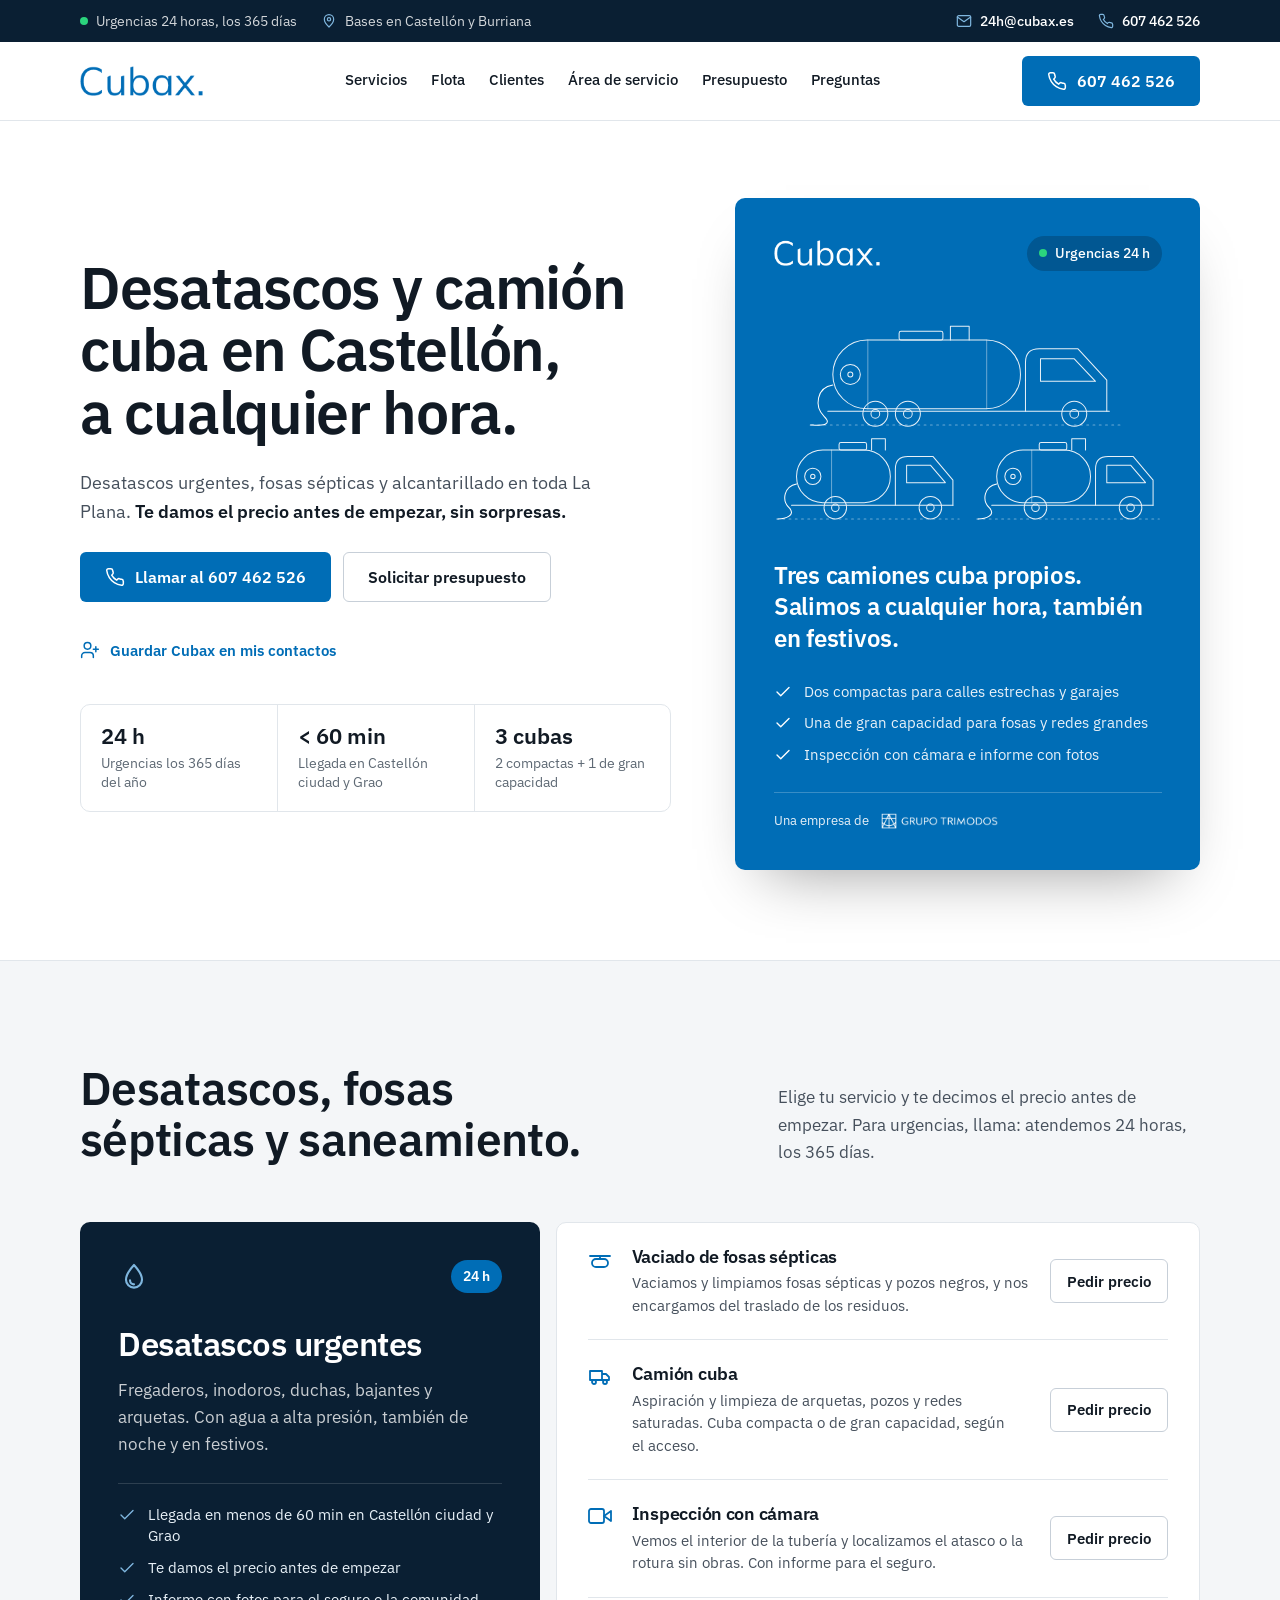
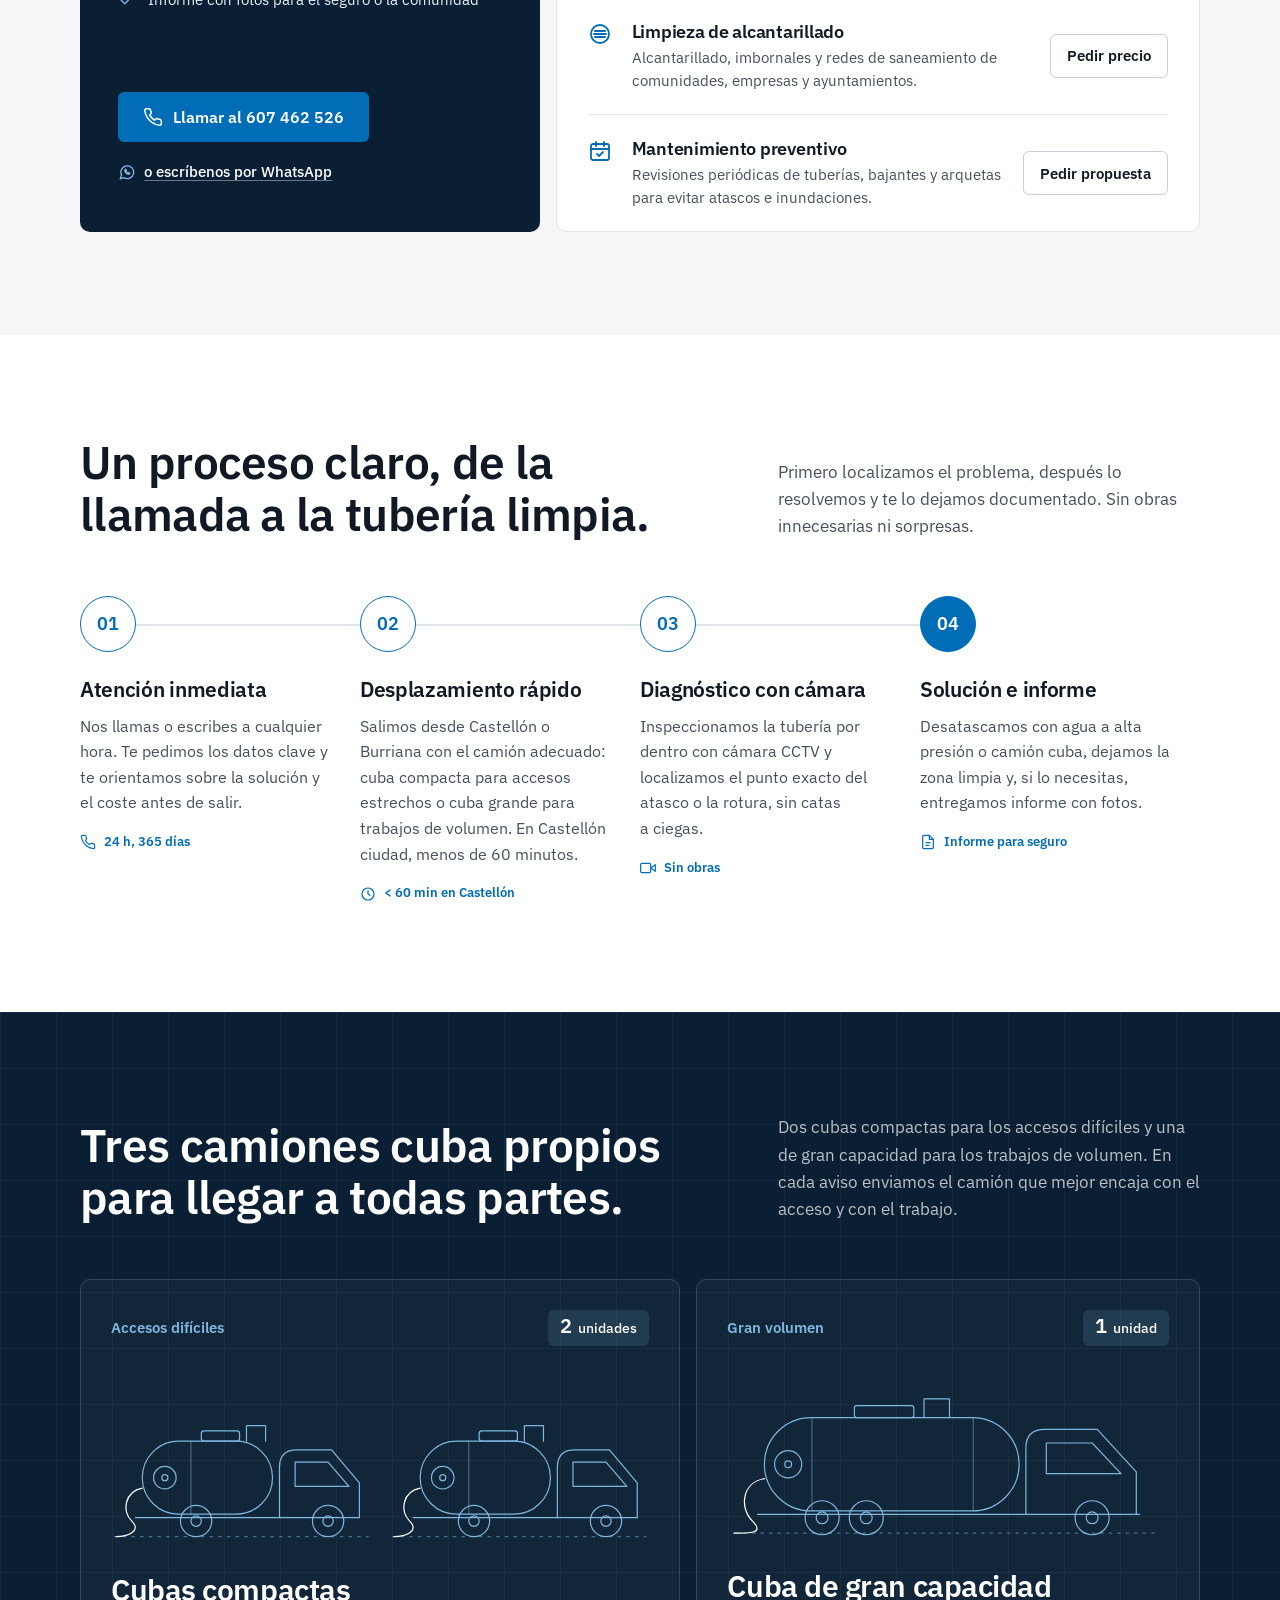
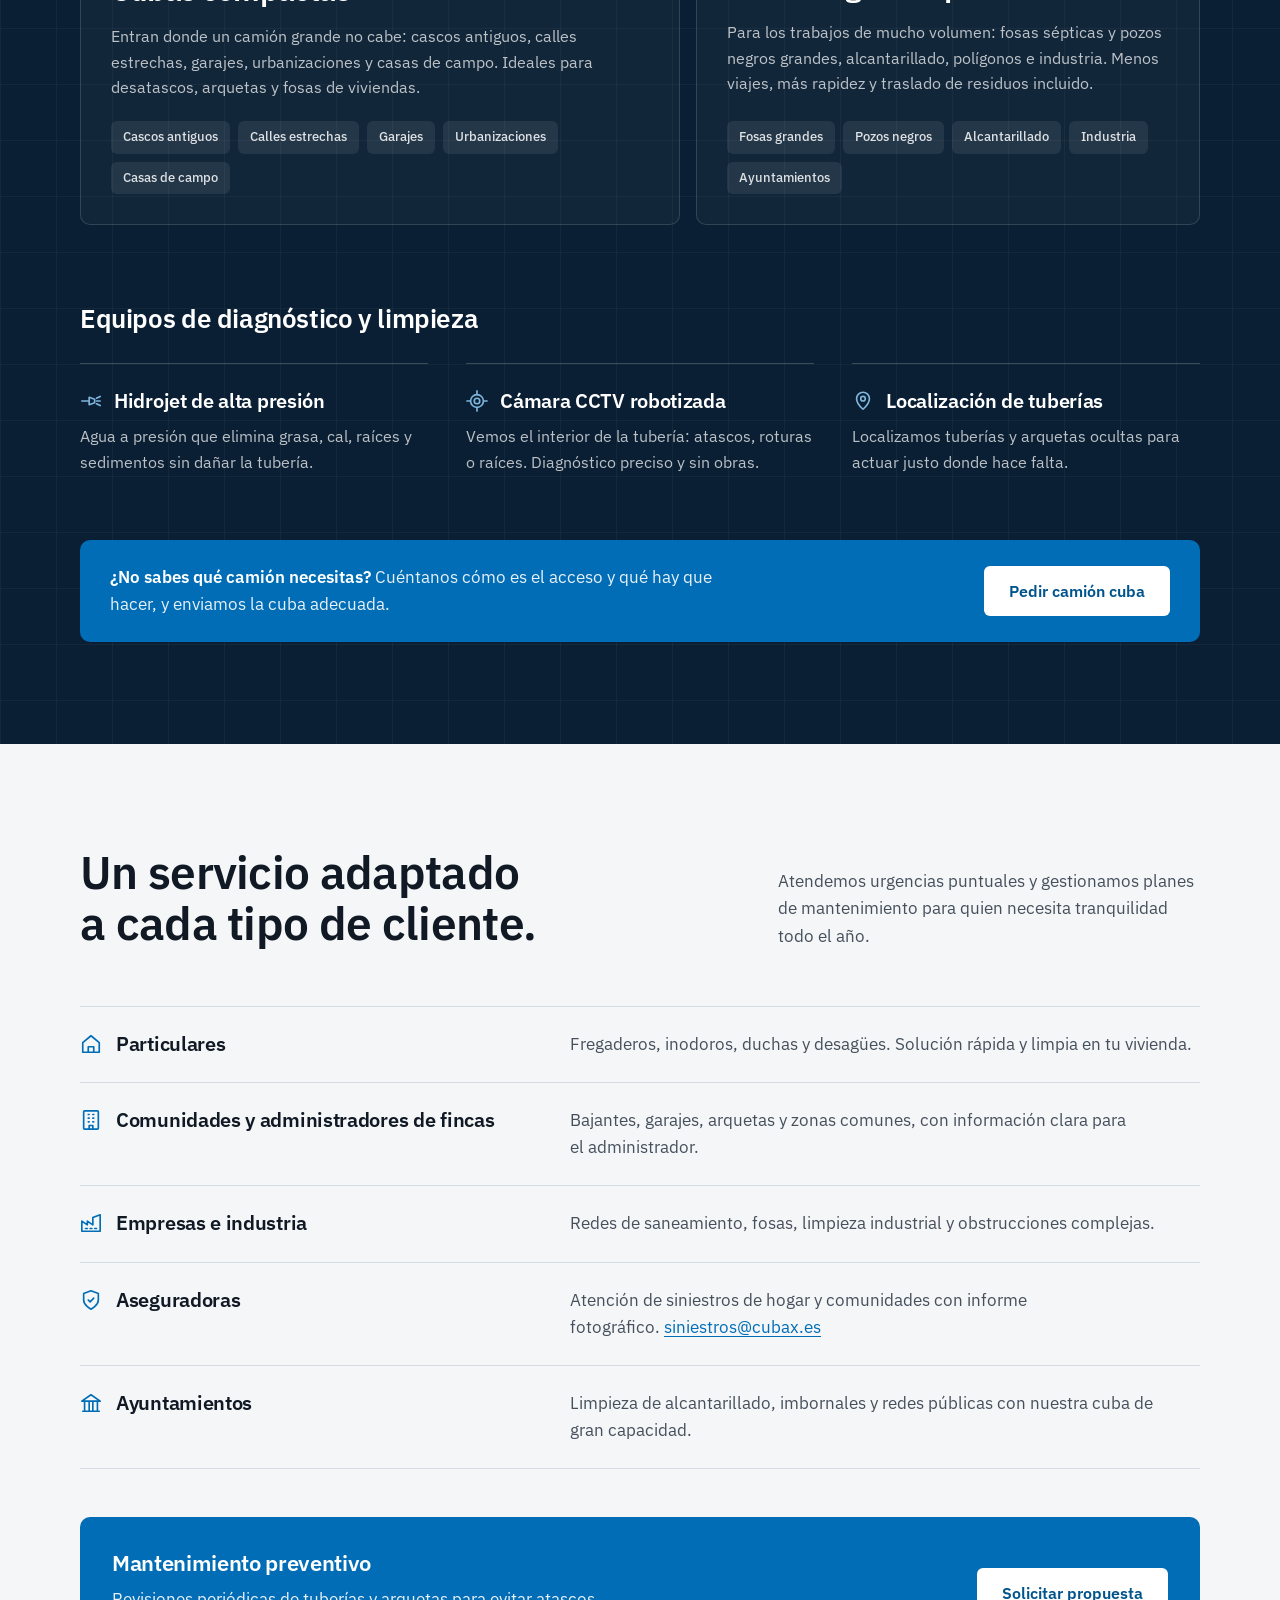
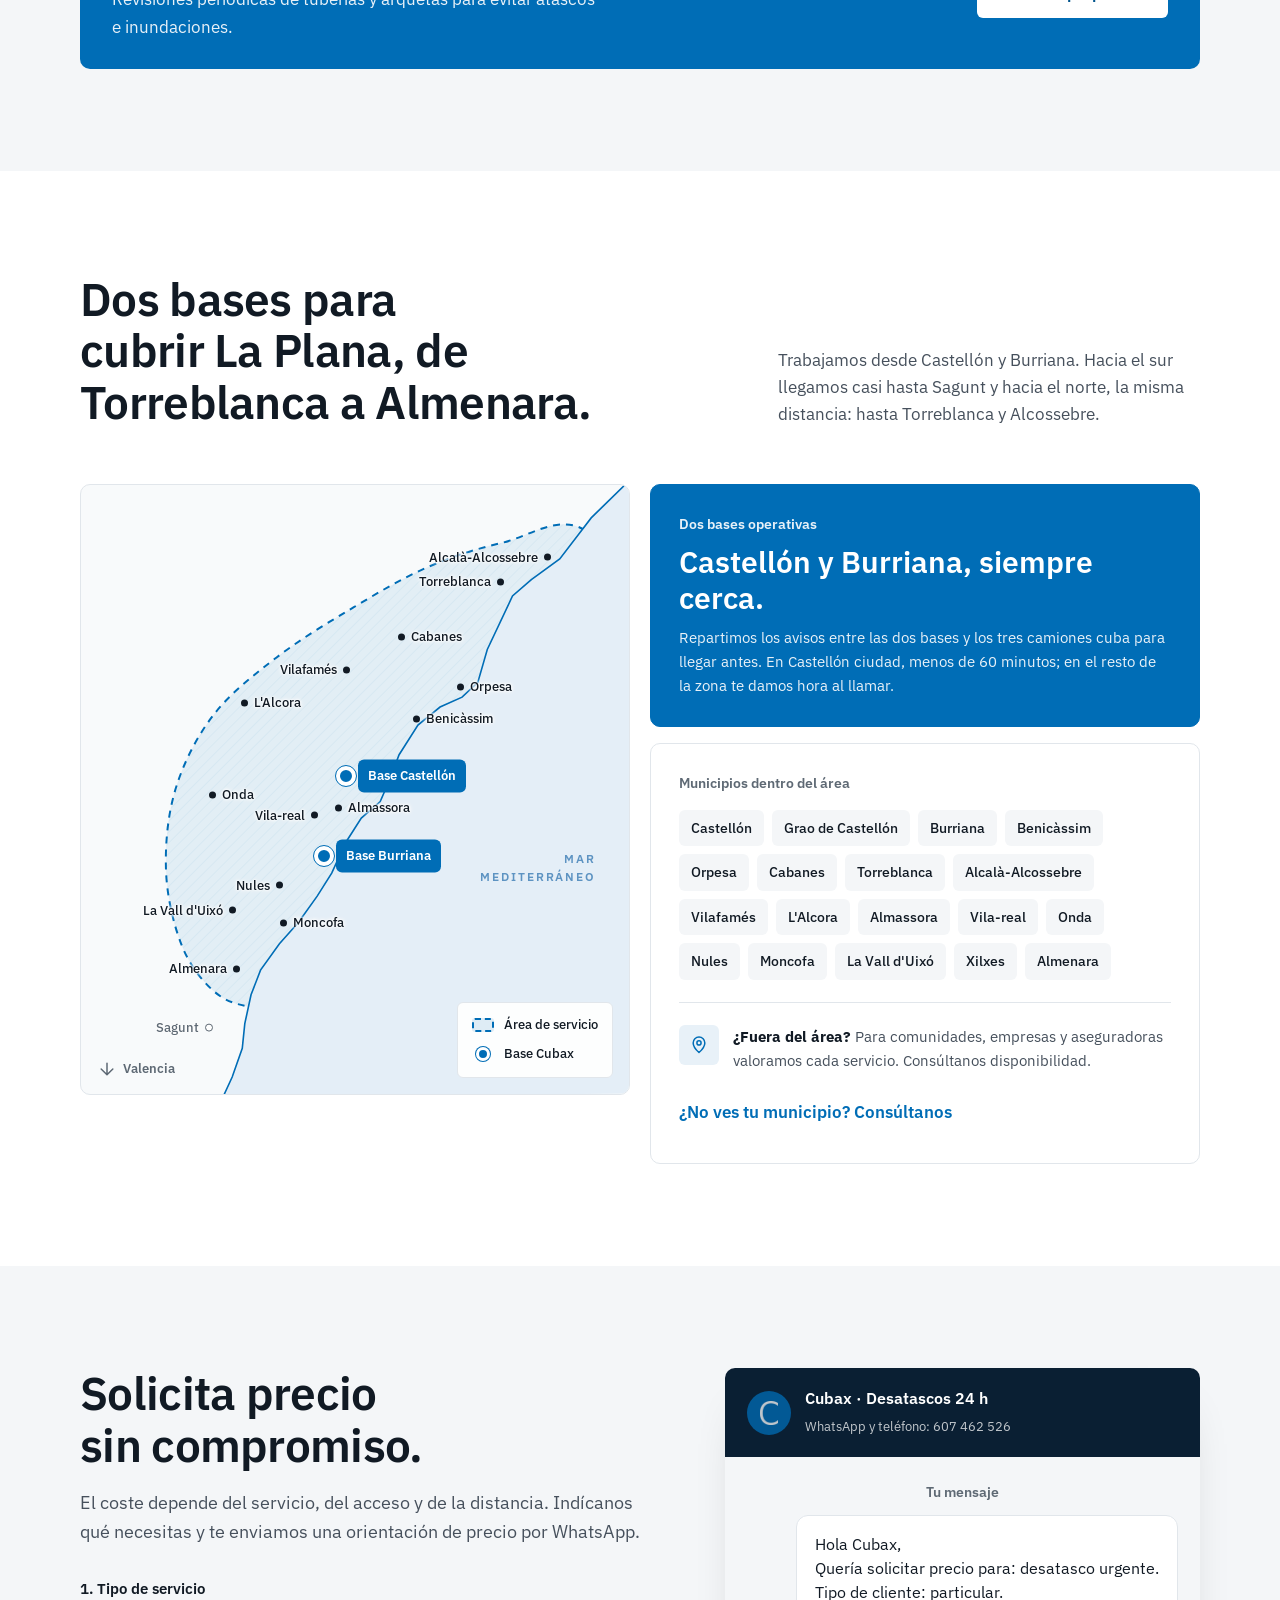
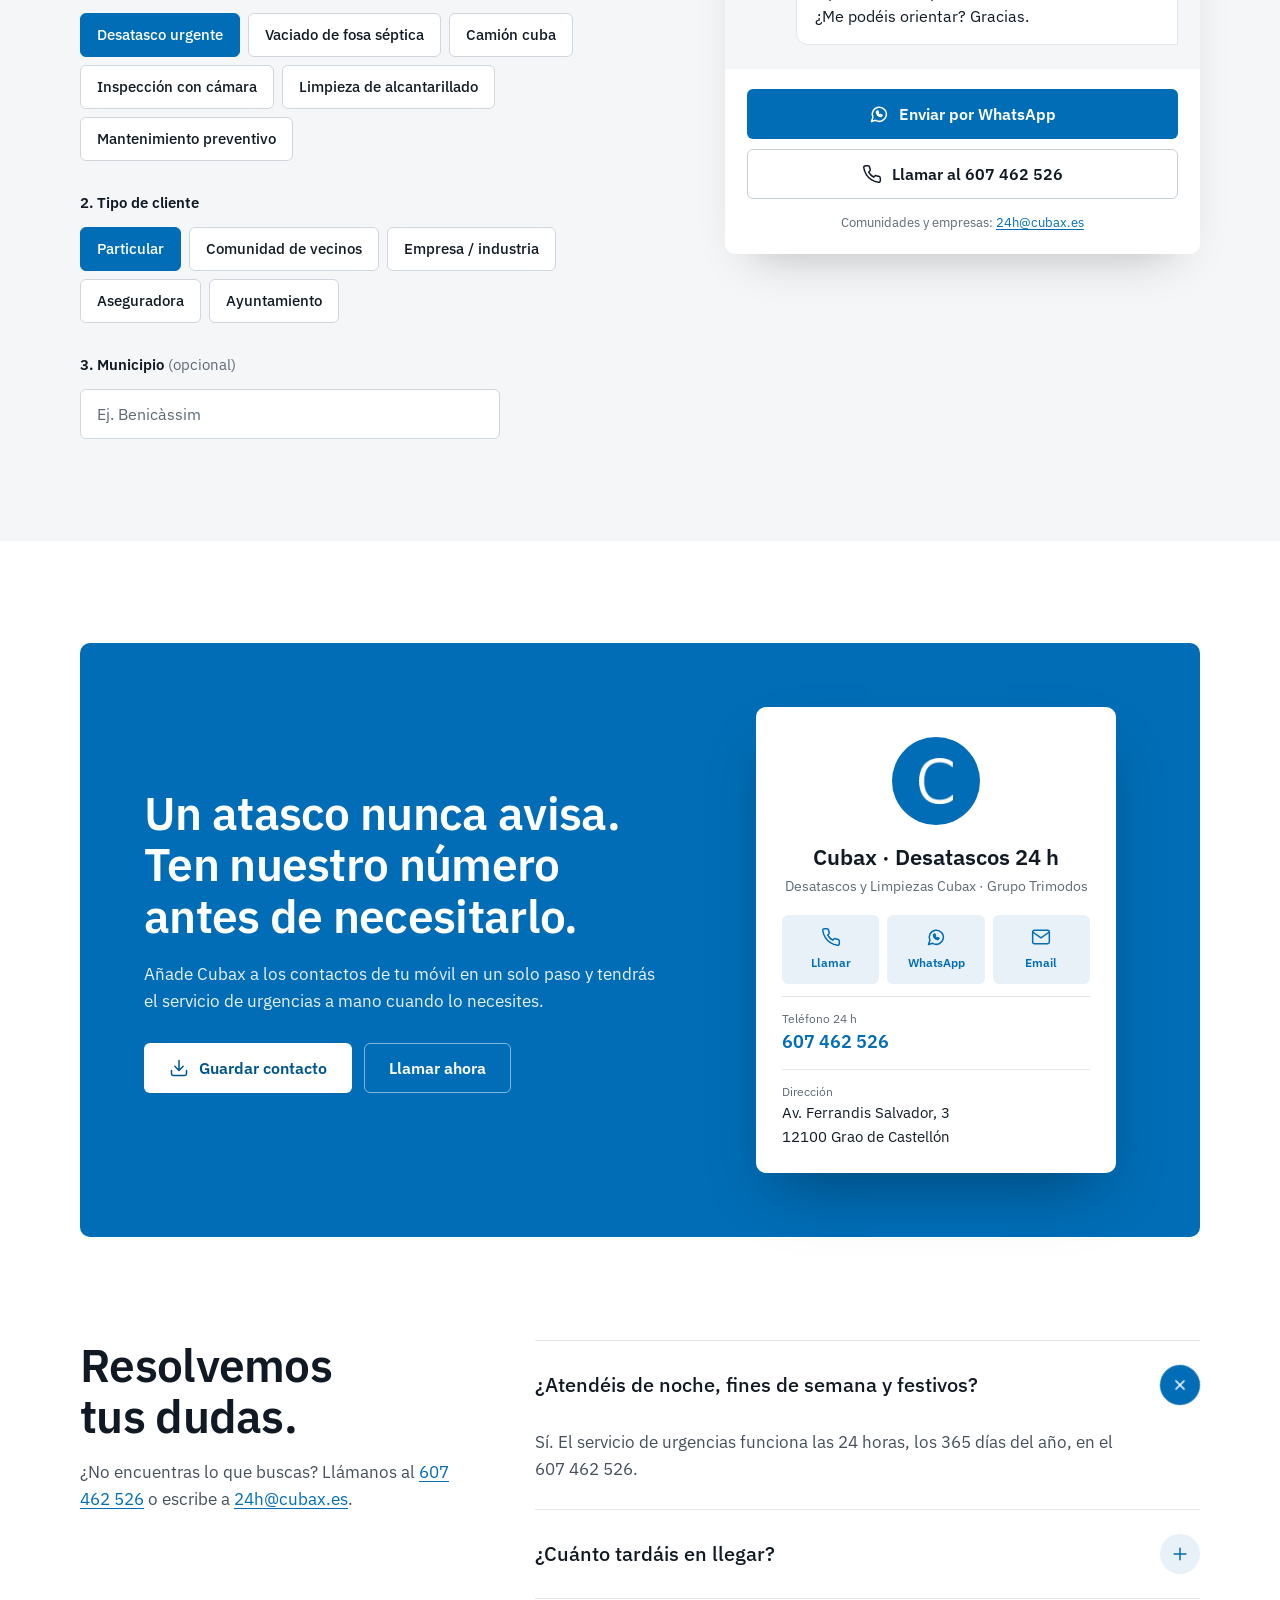
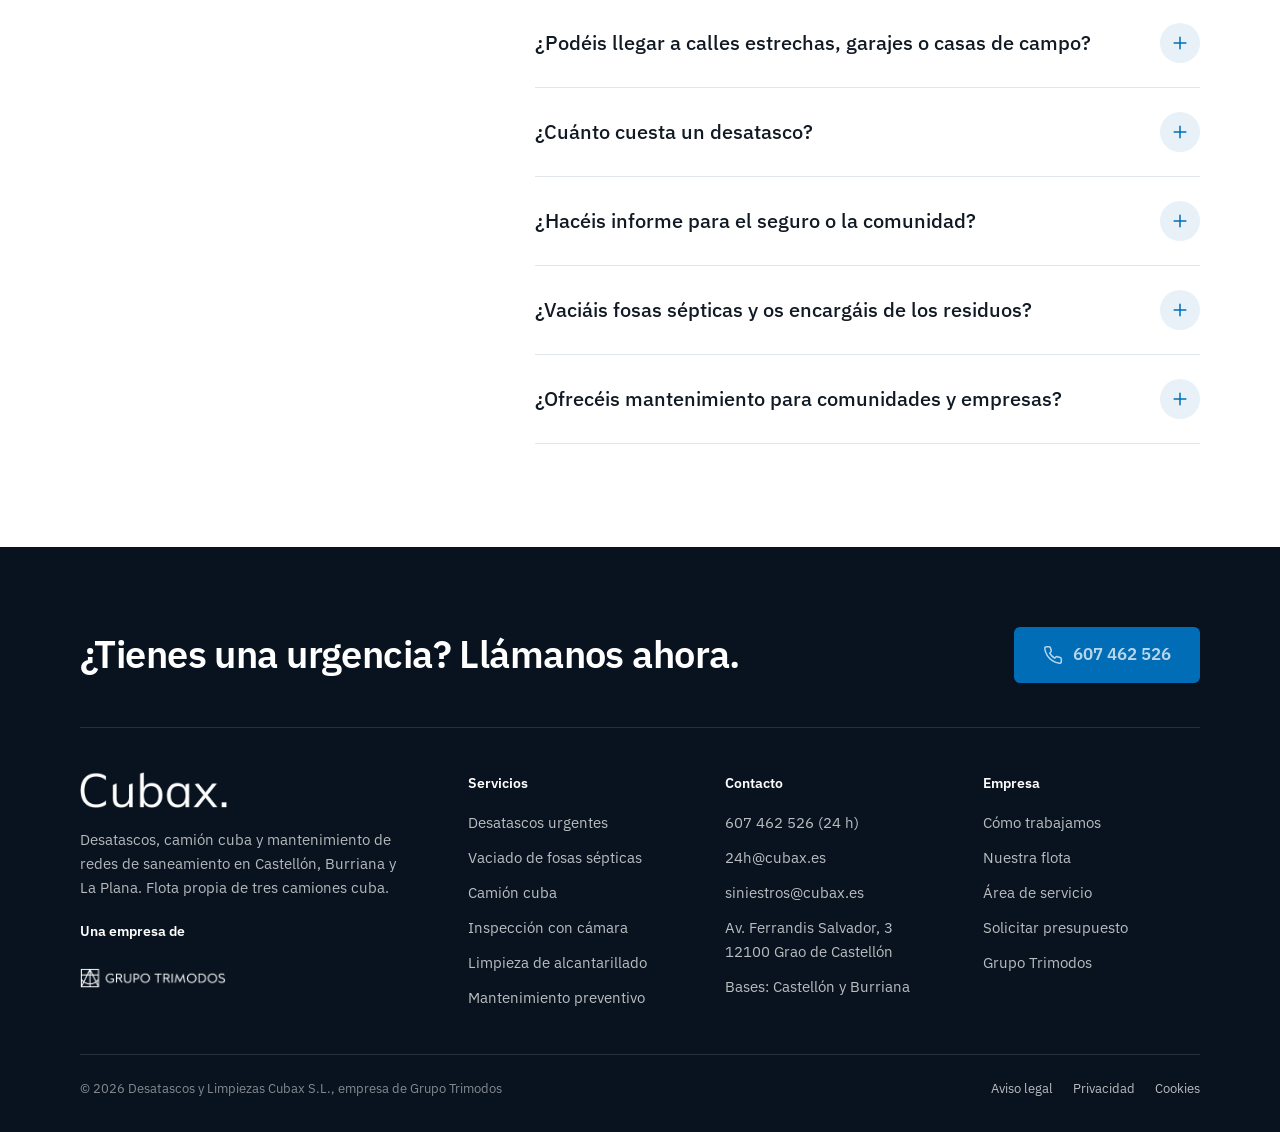
<file: index.html>
<!doctype html>
<html lang="es">
<head>
<meta charset="utf-8">
<meta name="viewport" content="width=device-width, initial-scale=1">
<title>Cubax · Desatascos y camión cuba 24 h en Castellón</title>
<meta name="description" content="Desatascos urgentes, camión cuba y vaciado de fosas sépticas en Castellón, Burriana y La Plana. Flota propia de 3 cubas. 24 h, 365 días. Tel. 607 462 526.">
<meta name="robots" content="index, follow, max-image-preview:large">
<link rel="canonical" href="https://cubax.es/">
<meta name="theme-color" content="#006DB6">
<meta name="format-detection" content="telephone=no">
<meta name="apple-mobile-web-app-title" content="Cubax">
<link rel="icon" href="favicon/favicon.ico" sizes="48x48">
<link rel="icon" type="image/png" href="favicon/favicon-96x96.png" sizes="96x96">
<link rel="apple-touch-icon" href="favicon/apple-touch-icon.png">
<link rel="manifest" href="favicon/site.webmanifest">
<meta property="og:type" content="website">
<meta property="og:site_name" content="Cubax">
<meta property="og:locale" content="es_ES">
<meta property="og:url" content="https://cubax.es/">
<meta property="og:title" content="Cubax · Desatascos y camión cuba 24 h en Castellón">
<meta property="og:description" content="Desatascos, camión cuba y fosas sépticas en Castellón y La Plana. 3 cubas propias: 2 compactas y 1 de gran capacidad. Llama al 607 462 526.">
<meta property="og:image" content="https://cubax.es/img/og-cubax.jpg">
<meta property="og:image:type" content="image/jpeg">
<meta property="og:image:width" content="1200">
<meta property="og:image:height" content="630">
<meta property="og:image:alt" content="Cubax, desatascos y camión cuba 24 horas en Castellón. Teléfono 607 462 526.">
<meta name="twitter:card" content="summary_large_image">
<link rel="preconnect" href="https://fonts.googleapis.com">
<link rel="preconnect" href="https://fonts.gstatic.com" crossorigin>
<link rel="stylesheet" href="https://fonts.googleapis.com/css2?family=IBM+Plex+Sans:wght@300;400;500;600&display=swap">
<script type="application/ld+json">
{
"@context":"https://schema.org",
"@graph":[
{
"@type":"Plumber",
"@id":"https://cubax.es/#empresa",
"name":"Cubax · Desatascos y Limpiezas",
"legalName":"Desatascos y Limpiezas Cubax S.L.",
"description":"Desatascos urgentes, camión cuba, vaciado de fosas sépticas, limpieza de alcantarillado e inspección con cámara en Castellón y La Plana. Flota propia de tres camiones cuba: dos compactos y uno de gran capacidad.",
"url":"https://cubax.es/",
"logo":"https://cubax.es/img/cubax-logo.png",
"image":"https://cubax.es/img/og-cubax.jpg",
"telephone":"+34607462526",
"email":"24h@cubax.es",
"address":{"@type":"PostalAddress","streetAddress":"Av. Ferrandis Salvador, 3","addressLocality":"Grao de Castellón","postalCode":"12100","addressRegion":"Castellón","addressCountry":"ES"},
"openingHoursSpecification":{"@type":"OpeningHoursSpecification","dayOfWeek":["Monday","Tuesday","Wednesday","Thursday","Friday","Saturday","Sunday"],"opens":"00:00","closes":"23:59"},
"areaServed":["Castellón de la Plana","Burriana","Benicàssim","Orpesa","Cabanes","Torreblanca","Alcalà de Xivert","Vilafamés","L'Alcora","Almassora","Vila-real","Onda","Nules","Moncofa","La Vall d'Uixó","Xilxes","Almenara"],
"hasOfferCatalog":{"@type":"OfferCatalog","name":"Servicios","itemListElement":[
{"@type":"Offer","itemOffered":{"@type":"Service","name":"Desatascos urgentes 24 h"}},
{"@type":"Offer","itemOffered":{"@type":"Service","name":"Vaciado de fosas sépticas y pozos negros"}},
{"@type":"Offer","itemOffered":{"@type":"Service","name":"Camión cuba de aspiración"}},
{"@type":"Offer","itemOffered":{"@type":"Service","name":"Inspección de tuberías con cámara CCTV"}},
{"@type":"Offer","itemOffered":{"@type":"Service","name":"Limpieza de alcantarillado"}},
{"@type":"Offer","itemOffered":{"@type":"Service","name":"Mantenimiento preventivo de redes de saneamiento"}}
]},
"parentOrganization":{"@type":"Organization","name":"Grupo Trimodos","url":"https://www.grupotrimodos.com/"}
},
{
"@type":"WebSite",
"@id":"https://cubax.es/#web",
"url":"https://cubax.es/",
"name":"Cubax",
"inLanguage":"es-ES",
"publisher":{"@id":"https://cubax.es/#empresa"}
},
{
"@type":"FAQPage",
"@id":"https://cubax.es/#preguntas-frecuentes",
"mainEntity":[
{"@type":"Question","name":"¿Atendéis de noche, fines de semana y festivos?","acceptedAnswer":{"@type":"Answer","text":"Sí. El servicio de urgencias funciona las 24 horas, los 365 días del año, en el 607 462 526."}},
{"@type":"Question","name":"¿Cuánto tardáis en llegar?","acceptedAnswer":{"@type":"Answer","text":"En Castellón ciudad y el Grao, menos de 60 minutos. Para el resto de nuestra área, de Torreblanca a Almenara, te damos una hora estimada en la misma llamada."}},
{"@type":"Question","name":"¿Podéis llegar a calles estrechas, garajes o casas de campo?","acceptedAnswer":{"@type":"Answer","text":"Sí. Tenemos dos camiones cuba compactos que entran en cascos antiguos, calles estrechas, garajes, urbanizaciones y casas de campo. Para fosas grandes, industria o redes municipales usamos nuestra cuba de gran capacidad."}},
{"@type":"Question","name":"¿Cuánto cuesta un desatasco?","acceptedAnswer":{"@type":"Answer","text":"Depende del tipo de servicio, del acceso y de la distancia. Escríbenos por WhatsApp o llámanos y te orientamos el precio sin compromiso antes de empezar."}},
{"@type":"Question","name":"¿Hacéis informe para el seguro o la comunidad?","acceptedAnswer":{"@type":"Answer","text":"Sí. Documentamos la intervención con fotos y, cuando hace falta, con imágenes de la cámara de inspección, para administradores de fincas y aseguradoras."}},
{"@type":"Question","name":"¿Vaciáis fosas sépticas y os encargáis de los residuos?","acceptedAnswer":{"@type":"Answer","text":"Sí. Con nuestros camiones cuba vaciamos y limpiamos fosas sépticas y pozos negros, desde los de una vivienda hasta los de una nave industrial, y gestionamos el traslado de los residuos."}},
{"@type":"Question","name":"¿Ofrecéis mantenimiento para comunidades y empresas?","acceptedAnswer":{"@type":"Answer","text":"Sí. Planes de mantenimiento preventivo de tuberías, bajantes y arquetas para evitar atascos e inundaciones."}}
]
}
]
}
</script>
<style>
:root{
--blue:#006DB6;--blue-d:#00548C;--blue-l:#E8F1F8;--blue-m:#7FB6DE;
--navy:#0A1F33;--navy-2:#0F2A44;--ink:#111A24;--text:#46505C;--muted:#5E6974;
--line:#E1E6EB;--line-2:#D5DCE3;--bg:#FFFFFF;--alt:#F4F6F8;
--r:10px;--r-sm:6px;
--ease-out:cubic-bezier(.23,1,.32,1);
--font:'IBM Plex Sans',system-ui,-apple-system,'Segoe UI',sans-serif;
--wrap:1200px;--gut:clamp(20px,4vw,40px);
}
*,*::before,*::after{box-sizing:border-box}
html{scroll-behavior:smooth;-webkit-text-size-adjust:100%}
body{margin:0;font-family:var(--font);font-size:17px;line-height:1.6;color:var(--ink);background:var(--bg);-webkit-font-smoothing:antialiased}
img{max-width:100%;display:block}
a{color:var(--blue);text-underline-offset:.18em;text-decoration-thickness:1px}a:hover{color:var(--blue-d)}
::selection{background:var(--blue);color:#fff}
html{accent-color:var(--blue);scrollbar-color:#B9C3CD transparent}
h1,h2,h3{margin:0;font-weight:600;letter-spacing:-0.015em;color:inherit;text-wrap:balance}
p{margin:0;text-wrap:pretty}
[hidden]{display:none!important}
section[id]{scroll-margin-top:96px}
.wrap{max-width:var(--wrap);margin:0 auto;padding:0 var(--gut)}
.ic{width:20px;height:20px;fill:none;stroke:currentColor;stroke-width:1.8;stroke-linecap:round;stroke-linejoin:round;flex-shrink:0}
.sr{position:absolute;width:1px;height:1px;overflow:hidden;clip:rect(0 0 0 0);white-space:nowrap}
.skip{position:absolute;left:16px;top:-80px;z-index:100;padding:12px 18px;border-radius:var(--r-sm);background:var(--blue);color:#fff;font-weight:600;text-decoration:none}
.skip:focus,.skip:hover{top:16px;color:#fff}

/* buttons */
.btn{display:inline-flex;align-items:center;justify-content:center;gap:10px;min-height:50px;padding:0 24px;border-radius:var(--r-sm);font:600 16px/1 var(--font);text-decoration:none;cursor:pointer;border:1.5px solid transparent;transition:background-color .2s ease,color .2s ease,border-color .2s ease,transform .16s var(--ease-out);white-space:nowrap;font-variant-numeric:tabular-nums}
.btn:active,.chip:active,.acts a:active,.menu-btn:active,.save-link:active{transform:scale(.97)}
.btn-sm{min-height:44px;padding:0 16px;font-size:15px}
.btn-primary{background:var(--blue);color:#fff}.btn-primary:hover{background:var(--blue-d);color:#fff}
.btn-outline{background:#fff;color:var(--ink);border-color:#C7CFD8}.btn-outline:hover{border-color:var(--ink);color:var(--ink)}
.btn-white{background:#fff;color:var(--blue-d)}.btn-white:hover{background:var(--blue-l);color:var(--blue-d)}
.btn-ghost{background:transparent;color:#fff;border-color:rgba(255,255,255,.5)}.btn-ghost:hover{background:rgba(255,255,255,.1);color:#fff}
.btn:focus-visible,.chip:focus-visible,summary:focus-visible,.menu-btn:focus-visible,a:focus-visible{outline:3px solid var(--blue-m);outline-offset:3px}

/* section heads */
.h2{font-size:clamp(30px,3.6vw,46px);line-height:1.12}
.lead{font-size:clamp(17px,1.4vw,19px);color:var(--text);max-width:560px}
.sec{padding:clamp(64px,8vw,112px) 0}
.sec-alt{background:var(--alt)}
.sec-head{display:grid;grid-template-columns:minmax(0,1.5fr) minmax(0,1fr);align-items:end;gap:20px 64px;margin-bottom:clamp(36px,5vw,56px)}
.sec-head p{color:var(--text)}

/* topbar */
.topbar{background:var(--navy);color:rgba(255,255,255,.82);font-size:14px;font-variant-numeric:tabular-nums}
.topbar .wrap{display:flex;justify-content:space-between;align-items:center;gap:24px;min-height:42px}
.topbar a{color:#fff;text-decoration:none;font-weight:500}.topbar a:hover{color:var(--blue-m)}
.tb-left,.tb-right{display:flex;align-items:center;gap:24px}
.tb-item{display:flex;align-items:center;gap:8px}
.tb-item .ic{width:16px;height:16px;color:var(--blue-m)}
.dot{width:8px;height:8px;border-radius:50%;background:#2BD47D;flex-shrink:0}

/* header */
.hdr{position:sticky;top:0;z-index:50;background:rgba(255,255,255,.96);backdrop-filter:blur(12px);-webkit-backdrop-filter:blur(12px);border-bottom:1px solid var(--line)}
.hdr .wrap{display:flex;align-items:center;justify-content:space-between;gap:24px;height:78px}
.brand{display:flex;align-items:center;gap:18px;text-decoration:none;flex-shrink:0}
.brand img{max-width:none}
.brand .wm{height:30px;width:auto}
.brand .sep{width:1px;height:30px;background:var(--line)}
.brand .grp{height:15px;width:auto}
.nav{display:flex;gap:30px}
.nav a{white-space:nowrap;color:var(--ink);text-decoration:none;font-size:15px;font-weight:500;padding:8px 0;border-bottom:2px solid transparent}
.nav a:hover{color:var(--blue);border-bottom-color:var(--blue)}
.hdr-cta{display:flex;align-items:center;gap:10px}
.menu-btn{display:none;width:48px;height:48px;border:1.5px solid var(--line);border-radius:var(--r-sm);background:#fff;color:var(--ink);cursor:pointer;align-items:center;justify-content:center}
.mnav{display:none;border-top:1px solid var(--line);background:#fff}
.mnav a{display:block;padding:16px var(--gut);border-bottom:1px solid var(--line);color:var(--ink);text-decoration:none;font-weight:500}
.mnav.open{display:block}

/* hero */
.hero{padding:clamp(40px,6vw,88px) 0 clamp(56px,7vw,96px);background:#fff;border-bottom:1px solid var(--line)}
.hero-grid{display:grid;grid-template-columns:1.12fr .88fr;gap:clamp(32px,5vw,64px);align-items:stretch}
.hero-copy{display:flex;flex-direction:column;justify-content:center;gap:26px}
.h1{font-size:clamp(36px,4.6vw,60px);line-height:1.06;letter-spacing:-0.022em}
.ctas{display:flex;flex-wrap:wrap;gap:12px}
.save-link{align-self:flex-start;display:inline-flex;align-items:center;gap:10px;min-height:44px;background:none;border:0;padding:0;cursor:pointer;font:600 15px var(--font);color:var(--blue)}
.save-link:hover{color:var(--blue-d);text-decoration:underline}
.facts{display:grid;grid-template-columns:repeat(3,minmax(0,1fr));border:1px solid var(--line);border-radius:var(--r);background:#fff;margin-top:6px}
.fact{padding:18px 20px}
.fact+.fact{border-left:1px solid var(--line)}
.fact b{display:block;font-size:22px;font-weight:600;line-height:1.2;white-space:nowrap;font-variant-numeric:tabular-nums}
.fact span{display:block;font-size:14px;color:var(--muted);margin-top:4px;line-height:1.4}

.panel{position:relative;border-radius:var(--r);background:var(--blue);color:#fff;padding:clamp(28px,3vw,40px);display:flex;flex-direction:column;gap:clamp(18px,2.2vw,26px);box-shadow:0 30px 60px -30px rgba(0,0,0,.4)}
.panel-top{display:flex;justify-content:space-between;align-items:center;gap:16px}
.panel-top img{height:26px;width:auto}
.status{display:inline-flex;align-items:center;gap:8px;padding:6px 12px;border-radius:999px;background:rgba(8,19,31,.24);font-size:14px;font-weight:500}
.fleet-art{margin:0;padding:8px 0 4px;color:var(--blue-l)}
.fleet-art svg{display:block;width:100%;height:auto;fill:none;stroke:currentColor;stroke-width:1.6;stroke-linecap:round;stroke-linejoin:round;overflow:visible}
.fleet-art .g{opacity:.45}
.fleet-art .hose{stroke:#fff}
.fleet-art .d{stroke-dasharray:1;stroke-dashoffset:0}
.panel-title{font-size:clamp(21px,1.9vw,25px);font-weight:600;line-height:1.3;letter-spacing:-.01em}
.checks{list-style:none;margin:0;padding:0;display:flex;flex-direction:column;gap:10px}
.checks li{display:flex;align-items:flex-start;gap:12px;font-size:15px;line-height:1.45;color:var(--blue-l)}
.checks .ic{width:18px;height:18px;margin-top:2px;color:#fff}
.group-line{display:flex;align-items:center;gap:12px;margin-top:auto;padding-top:18px;border-top:1px solid rgba(255,255,255,.22);font-size:13px;color:var(--blue-l)}
.group-line img{height:16px;width:auto}

/* steps */
.steps{display:grid;grid-template-columns:repeat(4,minmax(0,1fr));gap:0;position:relative}
.step{position:relative;padding:0 28px 0 0}
.step-n{position:relative;z-index:1;width:56px;height:56px;border-radius:50%;background:#fff;border:1.5px solid var(--blue);color:var(--blue);display:flex;align-items:center;justify-content:center;font-size:18px;font-weight:600;margin-bottom:24px}
.step:last-child .step-n{background:var(--blue);color:#fff}
.step::before{content:"";position:absolute;top:28px;left:56px;right:0;height:1.5px;background:var(--line)}
.step:last-child::before{display:none}
.step h3{font-size:21px;line-height:1.3;margin-bottom:10px}
.step p{color:var(--text);font-size:16px}
.step .tag{display:inline-flex;align-items:center;gap:8px;margin-top:16px;font-size:13px;font-weight:600;color:var(--blue)}
.step .tag .ic{width:16px;height:16px}

/* material */
.dark{background:var(--navy);color:#fff;position:relative;overflow:hidden}
.dark::before{content:"";position:absolute;inset:0;background-image:linear-gradient(rgba(255,255,255,.04) 1px,transparent 1px),linear-gradient(90deg,rgba(255,255,255,.04) 1px,transparent 1px);background-size:56px 56px;pointer-events:none}
.dark .wrap{position:relative}
.dark .sec-head p{color:rgba(255,255,255,.72)}
.eq-lbl{font-size:15px;font-weight:600;color:var(--blue-m)}
.fleet{display:grid;grid-template-columns:minmax(0,62fr) minmax(0,52fr);gap:16px}
.tk{border:1px solid rgba(255,255,255,.14);border-radius:var(--r);background:rgba(255,255,255,.03);padding:30px;display:flex;flex-direction:column;gap:16px}
.tk-top{display:flex;justify-content:space-between;align-items:center;gap:16px}
.qty{display:inline-flex;align-items:baseline;gap:6px;padding:6px 12px;border-radius:var(--r-sm);background:rgba(127,182,222,.14);color:#fff;font-size:14px;font-weight:500;white-space:nowrap}
.qty b{font-size:20px;font-weight:600;line-height:1}
.tk-art{color:var(--blue-m);padding:8px 0 4px}
.tk-art svg{display:block;width:100%;height:auto;fill:none;stroke:currentColor;stroke-width:1.4;stroke-linecap:round;stroke-linejoin:round;overflow:visible}
.tk h3{font-size:clamp(24px,2.4vw,30px);line-height:1.2}
.tk p{color:rgba(255,255,255,.72);font-size:16px}
.uses{display:flex;flex-wrap:wrap;gap:8px;margin-top:auto;padding-top:4px}
.uses span{font-size:13px;font-weight:500;padding:6px 12px;border-radius:var(--r-sm);background:rgba(255,255,255,.08);color:rgba(255,255,255,.85)}
.sub-h{margin:clamp(56px,6vw,80px) 0 28px;font-size:clamp(22px,2vw,26px);line-height:1.3;color:#fff}
.eq-grid{display:grid;grid-template-columns:repeat(3,minmax(0,1fr));gap:28px clamp(24px,3vw,40px)}
.eq{padding-top:24px;border-top:1px solid rgba(255,255,255,.2);display:flex;flex-direction:column;gap:10px}
.eq-h{display:flex;align-items:center;gap:12px;font-size:20px;line-height:1.3}
.eq-h .ic{width:22px;height:22px;color:var(--blue-m)}
.eq p{color:rgba(255,255,255,.72);font-size:16px}
.fleet-cta{display:flex;flex-wrap:wrap;justify-content:space-between;align-items:center;gap:20px 32px;margin-top:clamp(48px,5vw,64px);padding:24px 30px;border-radius:var(--r);background:var(--blue)}
.fleet-cta p{font-size:17px;color:var(--blue-l);max-width:640px}
.fleet-cta strong{color:#fff;font-weight:600}

/* services */
.svc-wrap{display:grid;grid-template-columns:minmax(0,5fr) minmax(0,7fr);gap:16px;align-items:stretch}
.svc-main{background:var(--navy);color:#fff;border-radius:var(--r);padding:clamp(28px,3vw,40px);display:flex;flex-direction:column;gap:14px}
.svc-main-top{display:flex;justify-content:space-between;align-items:center;padding-bottom:18px}
.svc-main-top .ic{width:32px;height:32px;color:var(--blue-m);stroke-width:1.6}
.svc-badge{padding:5px 12px;border-radius:999px;background:var(--blue);font-size:14px;font-weight:600}
.svc-main h3{font-size:clamp(26px,2.6vw,34px);line-height:1.15}
.svc-main p{color:rgba(255,255,255,.78);max-width:40ch}
.svc-main .checks{margin-top:10px;padding-top:20px;border-top:1px solid rgba(255,255,255,.14)}
.svc-main .checks .ic{color:var(--blue-m)}
.svc-main-cta{display:flex;flex-direction:column;align-items:flex-start;gap:8px;margin-top:auto;padding-top:24px}
.svc-wa{display:inline-flex;align-items:center;gap:8px;min-height:44px;color:#fff;font-size:15px;font-weight:500;text-decoration:underline;text-decoration-color:rgba(255,255,255,.4)}
.svc-wa:hover{color:#fff;text-decoration-color:#fff}
.svc-wa .ic{width:18px;height:18px;color:var(--blue-m)}
.svc-list{list-style:none;margin:0;padding:0 clamp(20px,2.4vw,32px);background:#fff;border:1px solid var(--line);border-radius:var(--r)}
.svc-row{display:grid;grid-template-columns:24px minmax(0,1fr) auto;gap:8px 20px;align-items:center;padding:22px 0}
.svc-row+.svc-row{border-top:1px solid var(--line)}
.svc-ic{width:24px;height:24px;color:var(--blue);align-self:start;margin-top:2px}
.svc-row h3{font-size:18px;line-height:1.3}
.svc-row p{color:var(--text);font-size:15px;line-height:1.5;margin-top:4px}
.lead strong{color:var(--ink);font-weight:600}

/* clients */
.cl-list{border-top:1px solid var(--line-2)}
.cl-row{display:grid;grid-template-columns:minmax(0,5fr) minmax(0,7fr);gap:8px 40px;align-items:start;padding:24px 0;border-bottom:1px solid var(--line-2)}
.cl-name{display:flex;align-items:center;gap:14px}
.cl-name .ic{width:22px;height:22px;color:var(--blue)}
.cl-row h3{font-size:20px;line-height:1.3}
.cl-row p{color:var(--text)}
.cl-maint{display:flex;flex-wrap:wrap;justify-content:space-between;align-items:center;gap:20px 32px;margin-top:clamp(32px,4vw,48px);padding:28px 32px;border-radius:var(--r);background:var(--blue);color:#fff}
.cl-maint h3{font-size:22px}
.cl-maint p{color:var(--blue-l);margin-top:6px;max-width:560px}

/* zone */
.zone-grid{display:grid;grid-template-columns:minmax(0,1fr) minmax(0,1fr);gap:20px;align-items:start}
.map{position:relative;width:100%;aspect-ratio:1000/1110;align-self:start;background:#F8FAFB;border:1px solid var(--line);border-radius:var(--r);overflow:hidden}
.map>svg{position:absolute;inset:0;width:100%;height:100%}
.sea-l{position:absolute;font-size:12px;font-weight:600;letter-spacing:.16em;text-transform:uppercase;color:#5D93C2;line-height:1.5}
.t{position:absolute;display:flex;align-items:center;gap:6px;transform:translate(-4px,-50%);font-size:13px;font-weight:500;white-space:nowrap;color:var(--ink);text-shadow:0 0 2px #fff,0 0 3px #fff,0 0 4px #fff,0 0 6px #fff}
.t::before{content:"";width:7px;height:7px;border-radius:50%;background:var(--ink);flex-shrink:0}
.t.l{flex-direction:row-reverse;transform:translate(calc(-100% + 4px),-50%)}
.t.out{color:var(--muted)}
.t.out::before{background:#fff;border:1.5px solid var(--muted);width:8px;height:8px}
.base{position:absolute;transform:translate(-50%,-50%);width:20px;height:20px;border-radius:50%;background:var(--blue);border:4px solid #fff;outline:1px solid var(--blue);z-index:2}
.base-l{position:absolute;transform:translateY(-50%);padding:6px 10px;background:var(--blue);color:#fff;border-radius:var(--r-sm);font-size:13px;font-weight:600;white-space:nowrap;z-index:2}
.legend{position:absolute;right:16px;bottom:16px;display:flex;flex-direction:column;gap:8px;padding:12px 14px;background:rgba(255,255,255,.94);border:1px solid var(--line);border-radius:var(--r-sm);font-size:13px;font-weight:500}
.legend span{display:flex;align-items:center;gap:10px}
.lg-area{width:22px;height:14px;border:2px dashed var(--blue);background:rgba(0,109,182,.12);border-radius:3px}
.lg-base{width:14px;height:14px;border-radius:50%;background:var(--blue);border:3px solid #fff;box-shadow:0 0 0 1px var(--blue);margin:0 4px}
.to-vlc{position:absolute;left:16px;bottom:14px;display:flex;align-items:center;gap:6px;font-size:13px;font-weight:600;color:var(--muted)}
.zone-side{display:flex;flex-direction:column;gap:16px}
.zbox{border-radius:var(--r);padding:28px;border:1px solid var(--line);background:#fff}
.zbox-blue{background:var(--blue);border-color:var(--blue);color:#fff}
.zbox-blue b{display:block;font-size:clamp(24px,2.4vw,30px);font-weight:600;line-height:1.2;margin:8px 0 10px}
.zbox-blue p{color:var(--blue-l);font-size:15px}
.lbl{display:block;font-size:14px;font-weight:600;color:var(--muted)}
.zbox-blue .lbl{color:var(--blue-l)}
.tags{display:flex;flex-wrap:wrap;gap:8px;margin-top:16px}
.tags span{padding:7px 12px;border-radius:var(--r-sm);background:var(--alt);font-size:14px;font-weight:500}
.hr{height:1px;background:var(--line);margin:22px 0}
.note{display:flex;gap:14px;align-items:flex-start;font-size:15px;color:var(--text)}
.note strong{color:var(--ink)}
.note-ic{width:40px;height:40px;flex-shrink:0;border-radius:var(--r-sm);background:var(--blue-l);color:var(--blue);display:flex;align-items:center;justify-content:center}
.arrow-link{display:inline-flex;align-items:center;gap:8px;margin-top:18px;font-weight:600;text-decoration:none;min-height:44px}
.arrow-link:hover{text-decoration:underline}

/* price */
.price-grid{display:grid;grid-template-columns:1.1fr .9fr;gap:clamp(32px,5vw,72px);align-items:start}
.q{margin-top:30px}
.q-l{display:block;font-size:15px;font-weight:600;margin-bottom:12px}
.q-l span{font-weight:400;color:var(--muted)}
.chips{display:flex;flex-wrap:wrap;gap:8px}
.chip{display:inline-flex;align-items:center;min-height:44px;padding:0 16px;border-radius:var(--r-sm);border:1.5px solid #CFD6DE;background:#fff;color:var(--ink);font:500 15px var(--font);cursor:pointer;transition:background-color .15s ease,border-color .15s ease,color .15s ease,transform .16s var(--ease-out)}
.chip:hover{border-color:var(--blue)}
.chip.on{background:var(--blue);border-color:var(--blue);color:#fff}
.input{width:100%;max-width:420px;height:50px;padding:0 16px;border-radius:var(--r-sm);border:1.5px solid #CFD6DE;font:400 16px var(--font);color:var(--ink);background:#fff;caret-color:var(--blue);transition:border-color .15s ease,box-shadow .15s ease}
.input::placeholder{color:var(--muted)}
.input:focus{outline:none;border-color:var(--blue);box-shadow:0 0 0 3px rgba(0,109,182,.15)}
.chat{background:#fff;border-radius:var(--r);overflow:hidden;box-shadow:0 24px 48px -28px rgba(0,0,0,.3);position:sticky;top:110px}
.chat-h{display:flex;align-items:center;gap:14px;padding:18px 22px;background:var(--navy);color:#fff}
.av{width:44px;height:44px;border-radius:50%;background:var(--blue);display:flex;align-items:center;justify-content:center;flex-shrink:0}
.av img{width:auto;height:24px}
.chat-h b{display:block;font-size:16px;font-weight:600}
.chat-h span{font-size:13px;opacity:.75}
.chat-b{padding:24px 22px;background:var(--alt);display:flex;flex-direction:column;gap:12px}
.chat-b .lbl{text-align:center}
.bubble{align-self:flex-end;max-width:92%;background:#fff;border:1px solid var(--line);border-radius:12px 12px 2px 12px;padding:16px 18px;font-size:16px;line-height:1.5;white-space:pre-line}
.chat-f{padding:20px 22px;display:flex;flex-direction:column;gap:10px}
.chat-f .btn{width:100%}
.chat-f small{display:block;text-align:center;font-size:13px;color:var(--muted);margin-top:4px}

/* save */
.save{display:grid;grid-template-columns:1.15fr .85fr;gap:clamp(32px,4vw,56px);align-items:center;background:var(--blue);color:#fff;border-radius:var(--r);padding:clamp(32px,5vw,64px)}
.save .h2{font-size:clamp(30px,3.6vw,46px)}
.save p.s{margin-top:18px;max-width:520px;color:var(--blue-l)}
.save .ctas{margin-top:28px}
.saved{margin-top:16px;font-size:14px;display:flex;align-items:center;gap:8px}
.card{width:100%;max-width:360px;margin:0 auto;background:#fff;color:var(--ink);border-radius:var(--r);padding:30px 26px 24px;box-shadow:0 30px 60px -20px rgba(0,0,0,.35);text-align:center}
.card .av{width:88px;height:88px;margin:0 auto 14px}
.card .av img{height:46px}
.card b{display:block;font-size:22px;font-weight:600}
.card .sub{font-size:14px;color:var(--muted)}
.acts{display:grid;grid-template-columns:repeat(3,1fr);gap:8px;margin:18px 0 6px}
.acts a{display:flex;flex-direction:column;align-items:center;gap:6px;padding:12px 0;border-radius:var(--r-sm);background:var(--blue-l);color:var(--blue);text-decoration:none;font-size:12px;font-weight:600}
.acts a{transition:background-color .15s ease,transform .16s var(--ease-out)}
.acts a:hover{background:#D7E7F4;color:var(--blue-d)}
.row{text-align:left;border-top:1px solid var(--line);padding-top:12px;margin-top:12px}
.row small{display:block;font-size:12px;color:var(--muted)}
.row div{font-size:15px}
.row .tel{font-size:18px;font-weight:600;color:var(--blue);font-variant-numeric:tabular-nums}

/* faq */
.faq-wrap{display:grid;grid-template-columns:minmax(0,1fr) minmax(0,1.7fr);gap:24px 64px;align-items:start}
.faq-wrap .faqs{margin-top:0!important}
.faqs{border-top:1px solid var(--line);margin-top:8px}
.faq{border-bottom:1px solid var(--line)}
.faq summary{list-style:none;display:flex;justify-content:space-between;align-items:center;gap:24px;padding:24px 0;cursor:pointer;font-size:20px;font-weight:500;color:var(--ink)}
.faq summary::-webkit-details-marker{display:none}
.faq summary:hover{color:var(--blue)}
.faq-i{display:flex;flex-shrink:0;width:40px;height:40px;align-items:center;justify-content:center;border-radius:50%;background:var(--blue-l);color:var(--blue);transition:transform .25s var(--ease-out),background-color .2s ease,color .2s ease}
.faq[open] .faq-i{transform:rotate(45deg);background:var(--blue);color:#fff}
.faq p{padding:0 64px 26px 0;color:var(--text)}

/* footer */
.foot{background:#08131F;color:#fff;padding:clamp(56px,7vw,80px) 0 32px}
.foot a{color:rgba(255,255,255,.72);text-decoration:none}.foot a:hover{color:#fff}
.foot-top{display:flex;flex-wrap:wrap;justify-content:space-between;align-items:center;gap:24px;padding-bottom:44px;border-bottom:1px solid rgba(255,255,255,.12)}
.foot-top .h2{font-size:clamp(26px,3vw,38px)}
.foot-grid{display:grid;grid-template-columns:1.6fr 1fr 1fr 1fr;gap:40px;padding:44px 0}
.foot-col{display:flex;flex-direction:column;gap:11px;font-size:15px}
.foot-col .lbl{color:#fff;margin-bottom:6px}
address.foot-col{font-style:normal}
.foot-txt{color:rgba(255,255,255,.72)}
.foot-brand{gap:20px}
.foot-brand .wm{height:36px;width:auto;align-self:flex-start}
.foot-brand p{color:rgba(255,255,255,.7);max-width:320px}
.foot-brand .grp{height:20px;width:auto;align-self:flex-start}
.foot-bot{display:flex;flex-wrap:wrap;justify-content:space-between;gap:16px;padding-top:24px;border-top:1px solid rgba(255,255,255,.12);font-size:13px;color:rgba(255,255,255,.5)}
.foot-bot nav{display:flex;gap:20px;flex-wrap:wrap}

/* mobile bar */
.mbar{display:none;position:fixed;left:0;right:0;bottom:0;z-index:60;gap:8px;padding:10px 12px calc(10px + env(safe-area-inset-bottom));background:rgba(255,255,255,.97);backdrop-filter:blur(12px);-webkit-backdrop-filter:blur(12px);border-top:1px solid var(--line);box-shadow:0 -8px 24px rgba(0,0,0,.06)}
.mbar .btn{flex:1;min-height:48px;padding:0 12px;font-size:15px}
.mbar .sq{flex:0 0 48px;padding:0}

/* ===== responsive ===== */
@media (max-width:1320px){
.brand .sep,.brand .grp{display:none}
.nav{gap:24px}
}
@media (max-width:1100px){
.nav{gap:22px}
.hero-grid{grid-template-columns:1fr 1fr}
}
@media (max-width:980px){
.nav,.hdr-cta .btn-outline,.tb-left .hide-md{display:none}
.menu-btn{display:inline-flex}
.hero-grid{grid-template-columns:1fr}
.panel{min-height:0}
.steps{grid-template-columns:repeat(2,minmax(0,1fr));gap:40px 0}
.step:nth-child(2)::before{display:none}
.zone-grid,.price-grid,.save,.sec-head,.faq-wrap,.svc-wrap{grid-template-columns:1fr}
.svc-main-top{padding-bottom:20px}
.chat{position:static}
.foot-grid{grid-template-columns:1fr 1fr}
.foot-brand{grid-column:span 2}
}
@media (max-width:860px){
.fleet,.eq-grid{grid-template-columns:1fr}
.tk-art svg{max-width:460px}
.tk-art.big svg{max-width:386px}
}
@media (max-width:640px){
body{font-size:16px;padding-bottom:74px}
.topbar .wrap{justify-content:center}
.tb-right{display:none}
.hdr .wrap{height:66px}
.brand .wm{height:26px}
.brand .sep,.brand .grp{display:none}
.hdr-cta .btn-primary{min-height:46px;padding:0 14px}
.hdr-cta .btn-primary span{display:none}
.ctas .btn{flex:1 1 100%}
.facts{grid-template-columns:1fr}
.fact+.fact{border-left:0;border-top:1px solid var(--line)}
.fact{display:flex;align-items:baseline;justify-content:space-between;gap:12px;padding:14px 18px}
.fact b{font-size:18px}
.fact span{margin:0;text-align:right}
.panel{display:none}
.steps{grid-template-columns:1fr;gap:0}
.step{padding:0 0 32px 76px}
.step-n{position:absolute;left:0;top:0;margin:0}
.step::before,.step:nth-child(2)::before{display:block;top:56px;bottom:0;left:27px;right:auto;width:1.5px;height:auto}
.step:last-child{padding-bottom:0}
.zbox,.tk,.svc-main{padding:24px}
.svc-list{padding:0 20px}
.svc-row{grid-template-columns:24px minmax(0,1fr)}
.svc-row .btn{grid-column:2;justify-self:start;margin-top:6px}
.cl-row{grid-template-columns:1fr}
.cl-maint{padding:24px}
.cl-maint .btn{flex:1 1 100%}
.fleet-cta{padding:24px}
.fleet-cta .btn{flex:1 1 100%}
.t{font-size:12px;gap:4px}
.t::before{width:5px;height:5px}
.base{width:16px;height:16px;border-width:3px}
.base-l{font-size:12px;padding:4px 7px}
.legend{right:10px;bottom:10px;padding:8px 10px;font-size:12px;gap:6px}
.sea-l{font-size:11px}
.faq summary{font-size:17px;padding:20px 0}
.faq p{padding-right:0}
.foot-grid{grid-template-columns:1fr}
.foot-brand{grid-column:auto}
.mbar{display:flex}
}
@media (prefers-reduced-motion:no-preference){
.fleet-art .d{animation:draw 1.6s var(--ease-out) both}
.fleet-art .t2 .d{animation-delay:.18s}
.fleet-art .t3 .d{animation-delay:.32s}
.fleet-art .g{animation:fade-in .6s ease .6s both}
@keyframes draw{from{stroke-dashoffset:1}}
@keyframes fade-in{from{opacity:0}}
}
@media (prefers-reduced-motion:reduce){html{scroll-behavior:auto}}
</style>
</head>
<body>

<svg width="0" height="0" style="position:absolute" aria-hidden="true">
<symbol id="i-phone" viewBox="0 0 24 24"><path d="M22 16.9v3a2 2 0 0 1-2.2 2 19.8 19.8 0 0 1-8.6-3.1 19.5 19.5 0 0 1-6-6A19.8 19.8 0 0 1 2.1 4.2 2 2 0 0 1 4.1 2h3a2 2 0 0 1 2 1.7c.1.9.4 1.8.7 2.7a2 2 0 0 1-.5 2.1L8 9.8a16 16 0 0 0 6 6l1.3-1.3a2 2 0 0 1 2.1-.4c.9.3 1.8.6 2.7.7a2 2 0 0 1 1.7 2z"/></symbol>
<symbol id="i-wa" viewBox="0 0 24 24"><path d="M3 21l1.7-5A8.5 8.5 0 1 1 8 19.6z"/><path d="M9 9.5c0 3 2.5 5.5 5.5 5.5l1.2-1.4-2-1-1 .8a4 4 0 0 1-2.1-2.1l.8-1-1-2z"/></symbol>
<symbol id="i-mail" viewBox="0 0 24 24"><rect x="2" y="4" width="20" height="16" rx="2"/><path d="M22 6l-10 7L2 6"/></symbol>
<symbol id="i-useradd" viewBox="0 0 24 24"><path d="M16 21v-2a4 4 0 0 0-4-4H6a4 4 0 0 0-4 4v2"/><circle cx="9" cy="7" r="4"/><path d="M19 8v6M22 11h-6"/></symbol>
<symbol id="i-down" viewBox="0 0 24 24"><path d="M21 15v4a2 2 0 0 1-2 2H5a2 2 0 0 1-2-2v-4M7 10l5 5 5-5M12 15V3"/></symbol>
<symbol id="i-clock" viewBox="0 0 24 24"><circle cx="12" cy="12" r="9"/><path d="M12 7v5l3 2"/></symbol>
<symbol id="i-doc" viewBox="0 0 24 24"><path d="M14 2H6a2 2 0 0 0-2 2v16a2 2 0 0 0 2 2h12a2 2 0 0 0 2-2V8z"/><path d="M14 2v6h6M9 13h6M9 17h4"/></symbol>
<symbol id="i-cam" viewBox="0 0 24 24"><path d="M23 7l-7 5 7 5V7z"/><rect x="1" y="5" width="15" height="14" rx="2"/></symbol>
<symbol id="i-check" viewBox="0 0 24 24"><path d="M20 6L9 17l-5-5"/></symbol>
<symbol id="i-pin" viewBox="0 0 24 24"><path d="M12 21s-7-6.2-7-11.5a7 7 0 0 1 14 0C19 14.8 12 21 12 21z"/><circle cx="12" cy="9.5" r="2.5"/></symbol>
<symbol id="i-arrow" viewBox="0 0 24 24"><path d="M5 12h14M13 6l6 6-6 6"/></symbol>
<symbol id="i-arrowd" viewBox="0 0 24 24"><path d="M12 5v14M5 12l7 7 7-7"/></symbol>
<symbol id="i-plus" viewBox="0 0 24 24"><path d="M12 5v14M5 12h14"/></symbol>
<symbol id="i-menu" viewBox="0 0 24 24"><path d="M3 6h18M3 12h18M3 18h18"/></symbol>
<symbol id="i-van" viewBox="0 0 24 24"><path d="M2 7h12v9H2zM14 10h4l3 3v3h-7z"/><circle cx="6" cy="18" r="2"/><circle cx="17" cy="18" r="2"/></symbol>
<symbol id="i-jet" viewBox="0 0 24 24"><path d="M2 12h8M10 8v8l6-2v-4z"/><path d="M18 9l4-2M18 12h4M18 15l4 2"/></symbol>
<symbol id="i-target" viewBox="0 0 24 24"><circle cx="12" cy="12" r="3"/><circle cx="12" cy="12" r="7"/><path d="M12 1v3M12 20v3M1 12h3M20 12h3"/></symbol>
<symbol id="i-home" viewBox="0 0 24 24"><path d="M3 10.5L12 3l9 7.5V21H3z"/><path d="M9 21v-6h6v6"/></symbol>
<symbol id="i-bld" viewBox="0 0 24 24"><rect x="4" y="2" width="16" height="20" rx="1"/><path d="M9 6h1M14 6h1M9 10h1M14 10h1M9 14h1M14 14h1M10 22v-4h4v4"/></symbol>
<symbol id="i-fac" viewBox="0 0 24 24"><path d="M2 21V10l6 4V10l6 4V6l8-3v18z"/><path d="M6 18h2M11 18h2M16 18h2"/></symbol>
<symbol id="i-shield" viewBox="0 0 24 24"><path d="M12 22s8-4 8-10V5l-8-3-8 3v7c0 6 8 10 8 10z"/><path d="M9 12l2 2 4-4"/></symbol>
<symbol id="i-gov" viewBox="0 0 24 24"><path d="M3 21h18M5 21V10M10 21V10M14 21V10M19 21V10M2 10L12 3l10 7z"/></symbol>
<symbol id="i-drop" viewBox="0 0 24 24"><path d="M12 3s6 6.5 6 11a6 6 0 0 1-12 0c0-4.5 6-11 6-11z"/><path d="M9 14.5a3 3 0 0 0 3 3"/></symbol>
<symbol id="i-septic" viewBox="0 0 24 24"><path d="M2 9h20"/><path d="M12 9v3"/><rect x="4" y="12" width="16" height="8" rx="4"/></symbol>
<symbol id="i-sewer" viewBox="0 0 24 24"><circle cx="12" cy="12" r="9"/><path d="M7 9h10M6 12h12M7 15h10"/></symbol>
<symbol id="i-cal" viewBox="0 0 24 24"><rect x="3" y="5" width="18" height="16" rx="2"/><path d="M3 10h18M8 3v4M16 3v4M9 15l2 2 4-4"/></symbol>
<symbol id="truck-s" viewBox="0 0 300 210">
<path d="M4 192H296" stroke-dasharray="3 7" opacity=".5"/>
<rect x="36" y="82" width="150" height="84" rx="42"/>
<path d="M92 82v84" opacity=".45"/>
<rect x="104" y="70" width="44" height="12" rx="3"/>
<path d="M156 82V64h22v18"/>
<path d="M28 170H286"/>
<path d="M194 170V112q0-20 20-20h40l32 38v40"/>
<path d="M212 106h38l24 28h-62z"/>
<circle cx="98" cy="174" r="18"/><circle cx="98" cy="174" r="6"/>
<circle cx="250" cy="174" r="18"/><circle cx="250" cy="174" r="6"/>
<circle cx="62" cy="124" r="13"/><circle cx="62" cy="124" r="3.5"/>
<path d="M36 136c-20 4-24 26-12 38s-6 18-18 18" stroke="#fff"/>
</symbol>
</svg>
<a class="skip" href="#contenido">Saltar al contenido</a>

<div class="topbar" id="top">
<div class="wrap">
<div class="tb-left">
<span class="tb-item"><span class="dot"></span>Urgencias 24 horas, los 365 días</span>
<span class="tb-item hide-md"><svg class="ic" aria-hidden="true"><use href="#i-pin"/></svg>Bases en Castellón y Burriana</span>
</div>
<div class="tb-right">
<a class="tb-item" href="mailto:24h@cubax.es"><svg class="ic" aria-hidden="true"><use href="#i-mail"/></svg>24h@cubax.es</a>
<a class="tb-item" href="tel:+34607462526"><svg class="ic" aria-hidden="true"><use href="#i-phone"/></svg>607 462 526</a>
</div>
</div>
</div>

<header class="hdr">
<div class="wrap">
<a class="brand" href="#top" aria-label="Cubax, inicio">
<img class="wm" src="img/cubax-logo.png" width="360" height="88" alt="Cubax">
<span class="sep"></span>
<img class="grp" src="img/grupo-trimodos.png" width="300" height="41" alt="Grupo Trimodos">
</a>
<nav class="nav" aria-label="Principal">
<a href="#servicios">Servicios</a>
<a href="#flota">Flota</a>
<a href="#clientes">Clientes</a>
<a href="#area-de-servicio">Área de servicio</a>
<a href="#presupuesto">Presupuesto</a>
<a href="#preguntas-frecuentes">Preguntas</a>
</nav>
<div class="hdr-cta">
<a class="btn btn-primary" href="tel:+34607462526"><svg class="ic" aria-hidden="true"><use href="#i-phone"/></svg><span>607 462 526</span></a>
<button class="menu-btn" type="button" aria-label="Abrir menú" aria-expanded="false" aria-controls="mnav"><svg class="ic" aria-hidden="true"><use href="#i-menu"/></svg></button>
</div>
</div>
<nav class="mnav" id="mnav" aria-label="Menú móvil">
<a href="#servicios">Servicios</a>
<a href="#como-trabajamos">Cómo trabajamos</a>
<a href="#flota">Flota y equipos</a>
<a href="#clientes">Clientes</a>
<a href="#area-de-servicio">Área de servicio</a>
<a href="#presupuesto">Solicitar presupuesto</a>
<a href="#preguntas-frecuentes">Preguntas frecuentes</a>
</nav>
</header>

<main id="contenido">

<section class="hero">
<div class="wrap hero-grid">
<div class="hero-copy">
<h1 class="h1">Desatascos y camión cuba en Castellón, a cualquier hora.</h1>
<p class="lead">Desatascos urgentes, fosas sépticas y alcantarillado en toda La Plana. <strong>Te damos el precio antes de empezar, sin sorpresas.</strong></p>
<div class="ctas">
<a class="btn btn-primary" href="tel:+34607462526"><svg class="ic" aria-hidden="true"><use href="#i-phone"/></svg>Llamar al 607 462 526</a>
<a class="btn btn-outline" href="#presupuesto">Solicitar presupuesto</a>
</div>
<button class="save-link" type="button" data-save><svg class="ic" aria-hidden="true"><use href="#i-useradd"/></svg>Guardar Cubax en mis contactos</button>
<div class="facts">
<div class="fact"><b>24 h</b><span>Urgencias los 365 días del año</span></div>
<div class="fact"><b>&lt; 60 min</b><span>Llegada en Castellón ciudad y Grao</span></div>
<div class="fact"><b>3 cubas</b><span>2 compactas + 1 de gran capacidad</span></div>
</div>
</div>
<div class="panel">
<div class="panel-top">
<img src="img/cubax-logo-blanco.png" width="360" height="88" alt="">
<span class="status"><span class="dot"></span>Urgencias 24 h</span>
</div>
<figure class="fleet-art">
<svg viewBox="0 0 620 360" role="img" aria-label="La flota de Cubax: un camión cuba de gran capacidad y dos compactos">
<g class="t1" transform="translate(50 0)"><path class="g" d="M10 192H510" stroke-dasharray="3 7"/><rect class="d" pathLength="1" x="44" y="56" width="300" height="110" rx="55"/><path class="d" pathLength="1" d="M100 56v110M290 56v110" opacity=".45"/><rect class="d" pathLength="1" x="150" y="42" width="70" height="14" rx="3"/><path class="d" pathLength="1" d="M232 56v-22h30v22"/><path class="d" pathLength="1" d="M36 170H486"/><path class="d" pathLength="1" d="M352 170V92q0-22 22-22h62l46 50v50"/><path class="d" pathLength="1" d="M376 86h54l34 36h-88z"/><circle class="d" pathLength="1" cx="112" cy="174" r="20"/><circle class="d" pathLength="1" cx="112" cy="174" r="7"/><circle class="d" pathLength="1" cx="164" cy="174" r="20"/><circle class="d" pathLength="1" cx="164" cy="174" r="7"/><circle class="d" pathLength="1" cx="430" cy="174" r="20"/><circle class="d" pathLength="1" cx="430" cy="174" r="7"/><path class="d hose" pathLength="1" d="M44 128c-26 4-30 34-14 50s-8 14-22 14"/><circle class="d" pathLength="1" cx="72" cy="111" r="16"/><circle class="d" pathLength="1" cx="72" cy="111" r="4"/></g>
<g class="t2" transform="translate(0 150)"><path class="g" d="M4 192H296" stroke-dasharray="3 7"/><rect class="d" pathLength="1" x="36" y="82" width="150" height="84" rx="42"/><path class="d" pathLength="1" d="M92 82v84" opacity=".45"/><rect class="d" pathLength="1" x="104" y="70" width="44" height="12" rx="3"/><path class="d" pathLength="1" d="M156 82V64h22v18"/><path class="d" pathLength="1" d="M28 170H286"/><path class="d" pathLength="1" d="M194 170V112q0-20 20-20h40l32 38v40"/><path class="d" pathLength="1" d="M212 106h38l24 28h-62z"/><circle class="d" pathLength="1" cx="98" cy="174" r="18"/><circle class="d" pathLength="1" cx="98" cy="174" r="6"/><circle class="d" pathLength="1" cx="250" cy="174" r="18"/><circle class="d" pathLength="1" cx="250" cy="174" r="6"/><circle class="d" pathLength="1" cx="62" cy="124" r="13"/><circle class="d" pathLength="1" cx="62" cy="124" r="3.5"/><path class="d hose" pathLength="1" d="M36 136c-20 4-24 26-12 38s-6 18-18 18"/></g>
<g class="t3" transform="translate(320 150)"><path class="g" d="M4 192H296" stroke-dasharray="3 7"/><rect class="d" pathLength="1" x="36" y="82" width="150" height="84" rx="42"/><path class="d" pathLength="1" d="M92 82v84" opacity=".45"/><rect class="d" pathLength="1" x="104" y="70" width="44" height="12" rx="3"/><path class="d" pathLength="1" d="M156 82V64h22v18"/><path class="d" pathLength="1" d="M28 170H286"/><path class="d" pathLength="1" d="M194 170V112q0-20 20-20h40l32 38v40"/><path class="d" pathLength="1" d="M212 106h38l24 28h-62z"/><circle class="d" pathLength="1" cx="98" cy="174" r="18"/><circle class="d" pathLength="1" cx="98" cy="174" r="6"/><circle class="d" pathLength="1" cx="250" cy="174" r="18"/><circle class="d" pathLength="1" cx="250" cy="174" r="6"/><circle class="d" pathLength="1" cx="62" cy="124" r="13"/><circle class="d" pathLength="1" cx="62" cy="124" r="3.5"/><path class="d hose" pathLength="1" d="M36 136c-20 4-24 26-12 38s-6 18-18 18"/></g>
</svg>
</figure>
<p class="panel-title">Tres camiones cuba propios. Salimos a cualquier hora, también en festivos.</p>
<ul class="checks">
<li><svg class="ic" aria-hidden="true"><use href="#i-check"/></svg>Dos compactas para calles estrechas y garajes</li>
<li><svg class="ic" aria-hidden="true"><use href="#i-check"/></svg>Una de gran capacidad para fosas y redes grandes</li>
<li><svg class="ic" aria-hidden="true"><use href="#i-check"/></svg>Inspección con cámara e informe con fotos</li>
</ul>
<div class="group-line">Una empresa de <img src="img/grupo-trimodos-blanco.png" width="300" height="41" alt="Grupo Trimodos" loading="lazy"></div>
</div>
</div>
</section>

<section class="sec sec-alt" id="servicios">
<div class="wrap">
<div class="sec-head">
<div>
<h2 class="h2">Desatascos, fosas sépticas y saneamiento.</h2>
</div>
<p>Elige tu servicio y te decimos el precio antes de empezar. Para urgencias, llama: atendemos 24 horas, los 365 días.</p>
</div>
<div class="svc-wrap">
<article class="svc-main">
<div class="svc-main-top"><svg class="ic" aria-hidden="true"><use href="#i-drop"/></svg><span class="svc-badge">24 h</span></div>
<h3>Desatascos urgentes</h3>
<p>Fregaderos, inodoros, duchas, bajantes y arquetas. Con agua a alta presión, también de noche y en festivos.</p>
<ul class="checks">
<li><svg class="ic" aria-hidden="true"><use href="#i-check"/></svg>Llegada en menos de 60 min en Castellón ciudad y Grao</li>
<li><svg class="ic" aria-hidden="true"><use href="#i-check"/></svg>Te damos el precio antes de empezar</li>
<li><svg class="ic" aria-hidden="true"><use href="#i-check"/></svg>Informe con fotos para el seguro o la comunidad</li>
</ul>
<div class="svc-main-cta">
<a class="btn btn-primary" href="tel:+34607462526"><svg class="ic" aria-hidden="true"><use href="#i-phone"/></svg>Llamar al 607 462 526</a>
<a class="svc-wa" data-wa href="https://wa.me/34607462526" target="_blank" rel="noopener"><svg class="ic" aria-hidden="true"><use href="#i-wa"/></svg>o escríbenos por WhatsApp</a>
</div>
</article>
<ul class="svc-list">
<li class="svc-row"><svg class="ic svc-ic" aria-hidden="true"><use href="#i-septic"/></svg><div><h3>Vaciado de fosas sépticas</h3><p>Vaciamos y limpiamos fosas sépticas y pozos negros, y nos encargamos del traslado de los residuos.</p></div><a class="btn btn-outline btn-sm" href="#presupuesto" data-pick-svc="1" aria-label="Pedir precio: vaciado de fosas sépticas">Pedir precio</a></li>
<li class="svc-row"><svg class="ic svc-ic" aria-hidden="true"><use href="#i-van"/></svg><div><h3>Camión cuba</h3><p>Aspiración y limpieza de arquetas, pozos y redes saturadas. Cuba compacta o de gran capacidad, según el acceso.</p></div><a class="btn btn-outline btn-sm" href="#presupuesto" data-pick-svc="2" aria-label="Pedir precio: camión cuba">Pedir precio</a></li>
<li class="svc-row"><svg class="ic svc-ic" aria-hidden="true"><use href="#i-cam"/></svg><div><h3>Inspección con cámara</h3><p>Vemos el interior de la tubería y localizamos el atasco o la rotura sin obras. Con informe para el seguro.</p></div><a class="btn btn-outline btn-sm" href="#presupuesto" data-pick-svc="3" aria-label="Pedir precio: inspección con cámara">Pedir precio</a></li>
<li class="svc-row"><svg class="ic svc-ic" aria-hidden="true"><use href="#i-sewer"/></svg><div><h3>Limpieza de alcantarillado</h3><p>Alcantarillado, imbornales y redes de saneamiento de comunidades, empresas y ayuntamientos.</p></div><a class="btn btn-outline btn-sm" href="#presupuesto" data-pick-svc="4" aria-label="Pedir precio: limpieza de alcantarillado">Pedir precio</a></li>
<li class="svc-row"><svg class="ic svc-ic" aria-hidden="true"><use href="#i-cal"/></svg><div><h3>Mantenimiento preventivo</h3><p>Revisiones periódicas de tuberías, bajantes y arquetas para evitar atascos e inundaciones.</p></div><a class="btn btn-outline btn-sm" href="#presupuesto" data-pick-svc="5" aria-label="Pedir propuesta: mantenimiento preventivo">Pedir propuesta</a></li>
</ul>
</div>
</div>
</section>

<section class="sec" id="como-trabajamos">
<div class="wrap">
<div class="sec-head">
<div>
<h2 class="h2">Un proceso claro, de la llamada a la tubería limpia.</h2>
</div>
<p>Primero localizamos el problema, después lo resolvemos y te lo dejamos documentado. Sin obras innecesarias ni sorpresas.</p>
</div>
<div class="steps">
<div class="step">
<div class="step-n">01</div>
<h3>Atención inmediata</h3>
<p>Nos llamas o escribes a cualquier hora. Te pedimos los datos clave y te orientamos sobre la solución y el coste antes de salir.</p>
<span class="tag"><svg class="ic" aria-hidden="true"><use href="#i-phone"/></svg>24 h, 365 días</span>
</div>
<div class="step">
<div class="step-n">02</div>
<h3>Desplazamiento rápido</h3>
<p>Salimos desde Castellón o Burriana con el camión adecuado: cuba compacta para accesos estrechos o cuba grande para trabajos de volumen. En Castellón ciudad, menos de 60 minutos.</p>
<span class="tag"><svg class="ic" aria-hidden="true"><use href="#i-clock"/></svg>&lt; 60 min en Castellón</span>
</div>
<div class="step">
<div class="step-n">03</div>
<h3>Diagnóstico con cámara</h3>
<p>Inspeccionamos la tubería por dentro con cámara CCTV y localizamos el punto exacto del atasco o la rotura, sin catas a ciegas.</p>
<span class="tag"><svg class="ic" aria-hidden="true"><use href="#i-cam"/></svg>Sin obras</span>
</div>
<div class="step">
<div class="step-n">04</div>
<h3>Solución e informe</h3>
<p>Desatascamos con agua a alta presión o camión cuba, dejamos la zona limpia y, si lo necesitas, entregamos informe con fotos.</p>
<span class="tag"><svg class="ic" aria-hidden="true"><use href="#i-doc"/></svg>Informe para seguro</span>
</div>
</div>
</div>
</section>

<section class="sec dark" id="flota">
<div class="wrap">
<div class="sec-head">
<div>
<h2 class="h2">Tres camiones cuba propios para llegar a todas partes.</h2>
</div>
<p>Dos cubas compactas para los accesos difíciles y una de gran capacidad para los trabajos de volumen. En cada aviso enviamos el camión que mejor encaja con el acceso y con el trabajo.</p>
</div>
<div class="fleet">
<article class="tk">
<div class="tk-top"><span class="eq-lbl">Accesos difíciles</span><span class="qty"><b>2</b>unidades</span></div>
<div class="tk-art">
<svg viewBox="0 0 620 210" role="img" aria-label="Dos camiones cuba compactos"><use href="#truck-s" x="0" y="0" width="300" height="210"/><use href="#truck-s" x="320" y="0" width="300" height="210"/></svg>
</div>
<h3>Cubas compactas</h3>
<p>Entran donde un camión grande no cabe: cascos antiguos, calles estrechas, garajes, urbanizaciones y casas de campo. Ideales para desatascos, arquetas y fosas de viviendas.</p>
<div class="uses"><span>Cascos antiguos</span><span>Calles estrechas</span><span>Garajes</span><span>Urbanizaciones</span><span>Casas de campo</span></div>
</article>
<article class="tk">
<div class="tk-top"><span class="eq-lbl">Gran volumen</span><span class="qty"><b>1</b>unidad</span></div>
<div class="tk-art big">
<svg viewBox="0 0 520 210" role="img" aria-label="Camión cuba de gran capacidad">
<path d="M10 192H510" stroke-dasharray="3 7" opacity=".5"/>
<rect x="44" y="56" width="300" height="110" rx="55"/>
<path d="M100 56v110M290 56v110" opacity=".45"/>
<rect x="150" y="42" width="70" height="14" rx="3"/>
<path d="M232 56v-22h30v22"/>
<path d="M36 170H486"/>
<path d="M352 170V92q0-22 22-22h62l46 50v50"/>
<path d="M376 86h54l34 36h-88z"/>
<circle cx="112" cy="174" r="20"/><circle cx="112" cy="174" r="7"/>
<circle cx="164" cy="174" r="20"/><circle cx="164" cy="174" r="7"/>
<circle cx="430" cy="174" r="20"/><circle cx="430" cy="174" r="7"/>
<path d="M44 128c-26 4-30 34-14 50s-8 14-22 14" stroke="#fff"/>
<circle cx="72" cy="111" r="16"/><circle cx="72" cy="111" r="4"/>
</svg>
</div>
<h3>Cuba de gran capacidad</h3>
<p>Para los trabajos de mucho volumen: fosas sépticas y pozos negros grandes, alcantarillado, polígonos e industria. Menos viajes, más rapidez y traslado de residuos incluido.</p>
<div class="uses"><span>Fosas grandes</span><span>Pozos negros</span><span>Alcantarillado</span><span>Industria</span><span>Ayuntamientos</span></div>
</article>
</div>
<h3 class="sub-h">Equipos de diagnóstico y limpieza</h3>
<div class="eq-grid">
<article class="eq">
<h3 class="eq-h"><svg class="ic" aria-hidden="true"><use href="#i-jet"/></svg>Hidrojet de alta presión</h3>
<p>Agua a presión que elimina grasa, cal, raíces y sedimentos sin dañar la tubería.</p>
</article>
<article class="eq">
<h3 class="eq-h"><svg class="ic" aria-hidden="true"><use href="#i-target"/></svg>Cámara CCTV robotizada</h3>
<p>Vemos el interior de la tubería: atascos, roturas o raíces. Diagnóstico preciso y sin obras.</p>
</article>
<article class="eq">
<h3 class="eq-h"><svg class="ic" aria-hidden="true"><use href="#i-pin"/></svg>Localización de tuberías</h3>
<p>Localizamos tuberías y arquetas ocultas para actuar justo donde hace falta.</p>
</article>
</div>
<div class="fleet-cta">
<p><strong>¿No sabes qué camión necesitas?</strong> Cuéntanos cómo es el acceso y qué hay que hacer, y enviamos la cuba adecuada.</p>
<a class="btn btn-white" href="#presupuesto" data-pick-svc="2">Pedir camión cuba</a>
</div>
</div>
</section>

<section class="sec sec-alt" id="clientes">
<div class="wrap">
<div class="sec-head">
<div>
<h2 class="h2">Un servicio adaptado a cada tipo de cliente.</h2>
</div>
<p>Atendemos urgencias puntuales y gestionamos planes de mantenimiento para quien necesita tranquilidad todo el año.</p>
</div>
<div class="cl-list">
<div class="cl-row"><div class="cl-name"><svg class="ic" aria-hidden="true"><use href="#i-home"/></svg><h3>Particulares</h3></div><p>Fregaderos, inodoros, duchas y desagües. Solución rápida y limpia en tu vivienda.</p></div>
<div class="cl-row"><div class="cl-name"><svg class="ic" aria-hidden="true"><use href="#i-bld"/></svg><h3>Comunidades y administradores de fincas</h3></div><p>Bajantes, garajes, arquetas y zonas comunes, con información clara para el administrador.</p></div>
<div class="cl-row"><div class="cl-name"><svg class="ic" aria-hidden="true"><use href="#i-fac"/></svg><h3>Empresas e industria</h3></div><p>Redes de saneamiento, fosas, limpieza industrial y obstrucciones complejas.</p></div>
<div class="cl-row"><div class="cl-name"><svg class="ic" aria-hidden="true"><use href="#i-shield"/></svg><h3>Aseguradoras</h3></div><p>Atención de siniestros de hogar y comunidades con informe fotográfico. <a href="mailto:siniestros@cubax.es">siniestros@cubax.es</a></p></div>
<div class="cl-row"><div class="cl-name"><svg class="ic" aria-hidden="true"><use href="#i-gov"/></svg><h3>Ayuntamientos</h3></div><p>Limpieza de alcantarillado, imbornales y redes públicas con nuestra cuba de gran capacidad.</p></div>
</div>
<div class="cl-maint">
<div><h3>Mantenimiento preventivo</h3><p>Revisiones periódicas de tuberías y arquetas para evitar atascos e inundaciones.</p></div>
<a class="btn btn-white" href="#presupuesto" data-pick-svc="5">Solicitar propuesta</a>
</div>
</div>
</section>

<section class="sec" id="area-de-servicio">
<div class="wrap">
<div class="sec-head">
<div>
<h2 class="h2">Dos bases para cubrir La Plana, de Torreblanca a Almenara.</h2>
</div>
<p>Trabajamos desde Castellón y Burriana. Hacia el sur llegamos casi hasta Sagunt y hacia el norte, la misma distancia: hasta Torreblanca y Alcossebre.</p>
</div>
<div class="zone-grid">
<div class="map" role="img" aria-label="Mapa del área de servicio de Cubax: bases en Castellón y Burriana; cobertura de Torreblanca y Alcossebre al norte hasta Almenara, a las puertas de Sagunt, al sur">
<svg viewBox="0 0 1000 1110" preserveAspectRatio="none" aria-hidden="true">
<defs><clipPath id="land"><path d="M1000.0 -7.5 L931.0 60.0 L873.6 135.0 L821.8 172.5 L787.4 202.5 L741.4 300.0 L724.1 360.0 L695.4 387.0 L655.2 405.0 L614.9 438.0 L580.5 492.0 L560.9 543.0 L546.0 577.5 L511.5 607.5 L482.8 652.5 L457.5 708.0 L431.0 750.0 L396.6 798.0 L362.1 837.0 L327.6 885.0 L310.3 930.0 L298.9 982.5 L294.3 1027.5 L275.9 1080.0 L258.6 1117.5 L0 1110 L0 0 Z"/></clipPath>
<pattern id="hatch" width="14" height="14" patternUnits="userSpaceOnUse" patternTransform="rotate(45)"><path d="M0 0V14" stroke="#006DB6" stroke-width="1.2" opacity=".14"/></pattern></defs>
<path d="M1000.0 -7.5 L931.0 60.0 L873.6 135.0 L821.8 172.5 L787.4 202.5 L741.4 300.0 L724.1 360.0 L695.4 387.0 L655.2 405.0 L614.9 438.0 L580.5 492.0 L560.9 543.0 L546.0 577.5 L511.5 607.5 L482.8 652.5 L457.5 708.0 L431.0 750.0 L396.6 798.0 L362.1 837.0 L327.6 885.0 L310.3 930.0 L298.9 982.5 L294.3 1027.5 L275.9 1080.0 L258.6 1117.5 L1000 1110 L1000 0 Z" fill="#E4EEF7"/>
<g clip-path="url(#land)">
<path d="M919.5 82.5 C871.6 52.5 818.0 93.8 770.1 105.0 C722.2 116.2 678.2 130.0 632.2 150.0 C586.2 170.0 540.2 197.5 494.3 225.0 C448.3 252.5 398.5 282.5 356.3 315.0 C314.2 347.5 272.0 380.0 241.4 420.0 C210.7 460.0 186.8 507.5 172.4 555.0 C158.0 602.5 153.3 657.5 155.2 705.0 C157.1 752.5 169.5 803.8 183.9 840.0 C198.3 876.2 220.3 903.7 241.4 922.5 C262.5 941.3 279.7 946.3 310.3 952.5 C341.0 958.8 367.8 971.2 425.3 960.0 C482.8 948.7 569.0 947.5 655.2 885.0 C741.4 822.5 875.5 685.0 942.5 585.0 C1009.6 485.0 1061.3 368.8 1057.5 285.0 C1053.6 201.3 967.4 112.5 919.5 82.5 Z" fill="rgba(0,109,182,.09)"/>
<path d="M919.5 82.5 C871.6 52.5 818.0 93.8 770.1 105.0 C722.2 116.2 678.2 130.0 632.2 150.0 C586.2 170.0 540.2 197.5 494.3 225.0 C448.3 252.5 398.5 282.5 356.3 315.0 C314.2 347.5 272.0 380.0 241.4 420.0 C210.7 460.0 186.8 507.5 172.4 555.0 C158.0 602.5 153.3 657.5 155.2 705.0 C157.1 752.5 169.5 803.8 183.9 840.0 C198.3 876.2 220.3 903.7 241.4 922.5 C262.5 941.3 279.7 946.3 310.3 952.5 C341.0 958.8 367.8 971.2 425.3 960.0 C482.8 948.7 569.0 947.5 655.2 885.0 C741.4 822.5 875.5 685.0 942.5 585.0 C1009.6 485.0 1061.3 368.8 1057.5 285.0 C1053.6 201.3 967.4 112.5 919.5 82.5 Z" fill="url(#hatch)"/>
<path d="M919.5 82.5 C871.6 52.5 818.0 93.8 770.1 105.0 C722.2 116.2 678.2 130.0 632.2 150.0 C586.2 170.0 540.2 197.5 494.3 225.0 C448.3 252.5 398.5 282.5 356.3 315.0 C314.2 347.5 272.0 380.0 241.4 420.0 C210.7 460.0 186.8 507.5 172.4 555.0 C158.0 602.5 153.3 657.5 155.2 705.0 C157.1 752.5 169.5 803.8 183.9 840.0 C198.3 876.2 220.3 903.7 241.4 922.5 C262.5 941.3 279.7 946.3 310.3 952.5 C341.0 958.8 367.8 971.2 425.3 960.0 C482.8 948.7 569.0 947.5 655.2 885.0 C741.4 822.5 875.5 685.0 942.5 585.0 C1009.6 485.0 1061.3 368.8 1057.5 285.0 C1053.6 201.3 967.4 112.5 919.5 82.5 Z" fill="none" stroke="#006DB6" stroke-width="2" stroke-dasharray="7 6" vector-effect="non-scaling-stroke"/>
</g>
<path d="M1000.0 -7.5 L931.0 60.0 L873.6 135.0 L821.8 172.5 L787.4 202.5 L741.4 300.0 L724.1 360.0 L695.4 387.0 L655.2 405.0 L614.9 438.0 L580.5 492.0 L560.9 543.0 L546.0 577.5 L511.5 607.5 L482.8 652.5 L457.5 708.0 L431.0 750.0 L396.6 798.0 L362.1 837.0 L327.6 885.0 L310.3 930.0 L298.9 982.5 L294.3 1027.5 L275.9 1080.0 L258.6 1117.5" fill="none" stroke="#006DB6" stroke-width="1.6" vector-effect="non-scaling-stroke"/>
</svg>
<div class="legend"><span><i class="lg-area"></i>Área de servicio</span><span><i class="lg-base"></i>Base Cubax</span></div>
<span class="sea-l" style="right:6%;top:60%;text-align:right">Mar<br>Mediterráneo</span>
<span class="t l" style="left:85.1%;top:11.9%">Alcalà-Alcossebre</span>
<span class="t l" style="left:76.4%;top:15.9%">Torreblanca</span>
<span class="t" style="left:58.6%;top:25.0%">Cabanes</span>
<span class="t" style="left:69.4%;top:33.2%">Orpesa</span>
<span class="t l" style="left:48.3%;top:30.4%">Vilafamés</span>
<span class="t" style="left:61.4%;top:38.5%">Benicàssim</span>
<span class="t" style="left:29.9%;top:35.8%">L'Alcora</span>
<span class="t" style="left:47.1%;top:53.1%">Almassora</span>
<span class="t l" style="left:42.5%;top:54.3%">Vila-real</span>
<span class="t" style="left:24.1%;top:50.9%">Onda</span>
<span class="t l" style="left:36.1%;top:65.8%">Nules</span>
<span class="t" style="left:37.1%;top:71.9%">Moncofa</span>
<span class="t l" style="left:27.6%;top:69.9%">La Vall d'Uixó</span>
<span class="t l" style="left:28.2%;top:79.5%">Almenara</span>
<span class="t out l" style="left:23.3%;top:89.2%">Sagunt</span>
<span class="base" style="left:48.4%;top:47.8%"></span>
<span class="base-l" style="left:50.6%;top:47.8%">Base Castellón</span>
<span class="base" style="left:44.3%;top:60.9%"></span>
<span class="base-l" style="left:46.5%;top:60.9%">Base Burriana</span>
<span class="to-vlc"><svg class="ic" aria-hidden="true"><use href="#i-arrowd"/></svg>Valencia</span>
</div>
<div class="zone-side">
<div class="zbox zbox-blue">
<span class="lbl">Dos bases operativas</span>
<b>Castellón y Burriana, siempre cerca.</b>
<p>Repartimos los avisos entre las dos bases y los tres camiones cuba para llegar antes. En Castellón ciudad, menos de 60 minutos; en el resto de la zona te damos hora al llamar.</p>
</div>
<div class="zbox">
<span class="lbl">Municipios dentro del área</span>
<div class="tags"><span>Castellón</span><span>Grao de Castellón</span><span>Burriana</span><span>Benicàssim</span><span>Orpesa</span><span>Cabanes</span><span>Torreblanca</span><span>Alcalà-Alcossebre</span><span>Vilafamés</span><span>L'Alcora</span><span>Almassora</span><span>Vila-real</span><span>Onda</span><span>Nules</span><span>Moncofa</span><span>La Vall d'Uixó</span><span>Xilxes</span><span>Almenara</span></div>
<div class="hr"></div>
<div class="note"><span class="note-ic"><svg class="ic" aria-hidden="true"><use href="#i-pin"/></svg></span><div><strong>¿Fuera del área?</strong> Para comunidades, empresas y aseguradoras valoramos cada servicio. Consúltanos disponibilidad.</div></div>
<a class="arrow-link" href="#presupuesto">¿No ves tu municipio? Consúltanos</a>
</div>
</div>
</div>
</div>
</section>

<section class="sec sec-alt" id="presupuesto">
<div class="wrap price-grid">
<div>
<h2 class="h2">Solicita precio sin compromiso.</h2>
<p class="lead" style="margin-top:18px">El coste depende del servicio, del acceso y de la distancia. Indícanos qué necesitas y te enviamos una orientación de precio por WhatsApp.</p>
<div class="q">
<span class="q-l">1. Tipo de servicio</span>
<div class="chips" role="group" aria-label="Tipo de servicio">
<button type="button" class="chip on" data-svc="0" aria-pressed="true">Desatasco urgente</button>
<button type="button" class="chip" data-svc="1" aria-pressed="false">Vaciado de fosa séptica</button>
<button type="button" class="chip" data-svc="2" aria-pressed="false">Camión cuba</button>
<button type="button" class="chip" data-svc="3" aria-pressed="false">Inspección con cámara</button>
<button type="button" class="chip" data-svc="4" aria-pressed="false">Limpieza de alcantarillado</button>
<button type="button" class="chip" data-svc="5" aria-pressed="false">Mantenimiento preventivo</button>
</div>
</div>
<div class="q">
<span class="q-l">2. Tipo de cliente</span>
<div class="chips" role="group" aria-label="Tipo de cliente">
<button type="button" class="chip on" data-cli="0" aria-pressed="true">Particular</button>
<button type="button" class="chip" data-cli="1" aria-pressed="false">Comunidad de vecinos</button>
<button type="button" class="chip" data-cli="2" aria-pressed="false">Empresa / industria</button>
<button type="button" class="chip" data-cli="3" aria-pressed="false">Aseguradora</button>
<button type="button" class="chip" data-cli="4" aria-pressed="false">Ayuntamiento</button>
</div>
</div>
<div class="q">
<label class="q-l" for="town">3. Municipio <span>(opcional)</span></label>
<input class="input" id="town" type="text" placeholder="Ej. Benicàssim" autocomplete="address-level2">
</div>
</div>
<aside class="chat" aria-label="Vista previa del mensaje">
<div class="chat-h">
<span class="av"><img src="img/cubax-c-blanco.png" width="150" height="200" alt="" loading="lazy"></span>
<div><b>Cubax · Desatascos 24 h</b><span>WhatsApp y teléfono: 607 462 526</span></div>
</div>
<div class="chat-b">
<span class="lbl">Tu mensaje</span>
<div class="bubble" id="msg" aria-live="polite"></div>
</div>
<div class="chat-f">
<a class="btn btn-primary" data-wa href="https://wa.me/34607462526" target="_blank" rel="noopener"><svg class="ic" aria-hidden="true"><use href="#i-wa"/></svg>Enviar por WhatsApp</a>
<a class="btn btn-outline" href="tel:+34607462526"><svg class="ic" aria-hidden="true"><use href="#i-phone"/></svg>Llamar al 607 462 526</a>
<small>Comunidades y empresas: <a href="mailto:24h@cubax.es">24h@cubax.es</a></small>
</div>
</aside>
</div>
</section>

<section class="sec" id="contacto">
<div class="wrap">
<div class="save">
<div>
<h2 class="h2">Un atasco nunca avisa. Ten nuestro número antes de necesitarlo.</h2>
<p class="s">Añade Cubax a los contactos de tu móvil en un solo paso y tendrás el servicio de urgencias a mano cuando lo necesites.</p>
<div class="ctas">
<button class="btn btn-white" type="button" data-save><svg class="ic" aria-hidden="true"><use href="#i-down"/></svg>Guardar contacto</button>
<a class="btn btn-ghost" href="tel:+34607462526">Llamar ahora</a>
</div>
<div class="saved" id="saved-msg" hidden><svg class="ic" aria-hidden="true"><use href="#i-check"/></svg>Abre el archivo descargado y pulsa «Añadir a contactos».</div>
</div>
<div>
<div class="card">
<span class="av"><img src="img/cubax-c-blanco.png" width="150" height="200" alt="" loading="lazy"></span>
<b>Cubax · Desatascos 24 h</b>
<div class="sub">Desatascos y Limpiezas Cubax · Grupo Trimodos</div>
<div class="acts">
<a href="tel:+34607462526"><svg class="ic" aria-hidden="true"><use href="#i-phone"/></svg>Llamar</a>
<a data-wa href="https://wa.me/34607462526" target="_blank" rel="noopener"><svg class="ic" aria-hidden="true"><use href="#i-wa"/></svg>WhatsApp</a>
<a href="mailto:24h@cubax.es"><svg class="ic" aria-hidden="true"><use href="#i-mail"/></svg>Email</a>
</div>
<div class="row"><small>Teléfono 24 h</small><div class="tel">607 462 526</div></div>
<div class="row"><small>Dirección</small><div>Av. Ferrandis Salvador, 3<br>12100 Grao de Castellón</div></div>
</div>
</div>
</div>
</div>
</section>

<section class="sec" id="preguntas-frecuentes" style="padding-top:0">
<div class="wrap faq-wrap">
<div>
<h2 class="h2">Resolvemos tus dudas.</h2>
<p style="margin-top:16px;color:var(--text)">¿No encuentras lo que buscas? Llámanos al <a href="tel:+34607462526">607 462 526</a> o escribe a <a href="mailto:24h@cubax.es">24h@cubax.es</a>.</p>
</div>
<div class="faqs">
<details class="faq" open><summary><span>¿Atendéis de noche, fines de semana y festivos?</span><span class="faq-i"><svg class="ic" aria-hidden="true"><use href="#i-plus"/></svg></span></summary><p>Sí. El servicio de urgencias funciona las 24 horas, los 365 días del año, en el 607 462 526.</p></details>
<details class="faq"><summary><span>¿Cuánto tardáis en llegar?</span><span class="faq-i"><svg class="ic" aria-hidden="true"><use href="#i-plus"/></svg></span></summary><p>En Castellón ciudad y el Grao, menos de 60 minutos. Para el resto de nuestra área, de Torreblanca a Almenara, te damos una hora estimada en la misma llamada.</p></details>
<details class="faq"><summary><span>¿Podéis llegar a calles estrechas, garajes o casas de campo?</span><span class="faq-i"><svg class="ic" aria-hidden="true"><use href="#i-plus"/></svg></span></summary><p>Sí. Tenemos dos camiones cuba compactos que entran en cascos antiguos, calles estrechas, garajes, urbanizaciones y casas de campo. Para fosas grandes, industria o redes municipales usamos nuestra cuba de gran capacidad.</p></details>
<details class="faq"><summary><span>¿Cuánto cuesta un desatasco?</span><span class="faq-i"><svg class="ic" aria-hidden="true"><use href="#i-plus"/></svg></span></summary><p>Depende del tipo de servicio, del acceso y de la distancia. Escríbenos por WhatsApp o llámanos y te orientamos el precio sin compromiso antes de empezar.</p></details>
<details class="faq"><summary><span>¿Hacéis informe para el seguro o la comunidad?</span><span class="faq-i"><svg class="ic" aria-hidden="true"><use href="#i-plus"/></svg></span></summary><p>Sí. Documentamos la intervención con fotos y, cuando hace falta, con imágenes de la cámara de inspección, para administradores de fincas y aseguradoras.</p></details>
<details class="faq"><summary><span>¿Vaciáis fosas sépticas y os encargáis de los residuos?</span><span class="faq-i"><svg class="ic" aria-hidden="true"><use href="#i-plus"/></svg></span></summary><p>Sí. Con nuestros camiones cuba vaciamos y limpiamos fosas sépticas y pozos negros, desde los de una vivienda hasta los de una nave industrial, y gestionamos el traslado de los residuos.</p></details>
<details class="faq"><summary><span>¿Ofrecéis mantenimiento para comunidades y empresas?</span><span class="faq-i"><svg class="ic" aria-hidden="true"><use href="#i-plus"/></svg></span></summary><p>Sí. Planes de mantenimiento preventivo de tuberías, bajantes y arquetas para evitar atascos e inundaciones.</p></details>
</div>
</div>
</section>

</main>

<footer class="foot">
<div class="wrap">
<div class="foot-top">
<h2 class="h2">¿Tienes una urgencia? Llámanos ahora.</h2>
<a class="btn btn-primary" href="tel:+34607462526" style="min-height:56px;padding:0 28px;font-size:17px"><svg class="ic" aria-hidden="true"><use href="#i-phone"/></svg>607 462 526</a>
</div>
<div class="foot-grid">
<div class="foot-col foot-brand">
<img class="wm" src="img/cubax-logo-blanco.png" width="360" height="88" alt="Cubax" loading="lazy">
<p>Desatascos, camión cuba y mantenimiento de redes de saneamiento en Castellón, Burriana y La Plana. Flota propia de tres camiones cuba.</p>
<span class="lbl">Una empresa de</span>
<img class="grp" src="img/grupo-trimodos-blanco.png" width="300" height="41" alt="Grupo Trimodos" loading="lazy">
</div>
<div class="foot-col">
<span class="lbl">Servicios</span>
<a href="#presupuesto" data-pick-svc="0">Desatascos urgentes</a>
<a href="#presupuesto" data-pick-svc="1">Vaciado de fosas sépticas</a>
<a href="#presupuesto" data-pick-svc="2">Camión cuba</a>
<a href="#presupuesto" data-pick-svc="3">Inspección con cámara</a>
<a href="#presupuesto" data-pick-svc="4">Limpieza de alcantarillado</a>
<a href="#presupuesto" data-pick-svc="5">Mantenimiento preventivo</a>
</div>
<address class="foot-col">
<span class="lbl">Contacto</span>
<a href="tel:+34607462526">607 462 526 (24 h)</a>
<a href="mailto:24h@cubax.es">24h@cubax.es</a>
<a href="mailto:siniestros@cubax.es">siniestros@cubax.es</a>
<span class="foot-txt">Av. Ferrandis Salvador, 3<br>12100 Grao de Castellón</span>
<span class="foot-txt">Bases: Castellón y Burriana</span>
</address>
<div class="foot-col">
<span class="lbl">Empresa</span>
<a href="#como-trabajamos">Cómo trabajamos</a>
<a href="#flota">Nuestra flota</a>
<a href="#area-de-servicio">Área de servicio</a>
<a href="#presupuesto">Solicitar presupuesto</a>
<a href="https://www.grupotrimodos.com/" target="_blank" rel="noopener">Grupo Trimodos</a>
</div>
</div>
<div class="foot-bot">
<span>© <span id="yr">2026</span> Desatascos y Limpiezas Cubax S.L., empresa de Grupo Trimodos</span>
<nav aria-label="Legal"><a href="/aviso-legal">Aviso legal</a><a href="/politica-privacidad">Privacidad</a><a href="/cookies">Cookies</a></nav>
</div>
</div>
</footer>

<div class="mbar">
<a class="btn btn-primary" href="tel:+34607462526"><svg class="ic" aria-hidden="true"><use href="#i-phone"/></svg>Llamar 24 h</a>
<a class="btn btn-outline" data-wa href="https://wa.me/34607462526" target="_blank" rel="noopener"><svg class="ic" aria-hidden="true"><use href="#i-wa"/></svg>WhatsApp</a>
<button class="btn btn-outline sq" type="button" data-save aria-label="Guardar contacto"><svg class="ic" aria-hidden="true"><use href="#i-useradd"/></svg></button>
</div>

<script>
(function(){
var S=["Desatasco urgente","Vaciado de fosa séptica","Camión cuba","Inspección con cámara","Limpieza de alcantarillado","Mantenimiento preventivo"];
var C=["Particular","Comunidad de vecinos","Empresa / industria","Aseguradora","Ayuntamiento"];
var svc=0,cli=0,town=document.getElementById('town'),msg=document.getElementById('msg');
function build(){
var t=(town.value||'').trim();
var m='Hola Cubax,\nQuería solicitar precio para: '+S[svc].toLowerCase()+'.\nTipo de cliente: '+C[cli].toLowerCase()+(t?'\nMunicipio: '+t:'')+'.\n¿Me podéis orientar? Gracias.';
msg.textContent=m;
var h='https://wa.me/34607462526?text='+encodeURIComponent(m);
document.querySelectorAll('[data-wa]').forEach(function(a){a.href=h;});
}
function bind(attr,set){
var bs=document.querySelectorAll('['+attr+']');
bs.forEach(function(b){b.addEventListener('click',function(){
bs.forEach(function(x){x.classList.remove('on');x.setAttribute('aria-pressed','false');});
b.classList.add('on');b.setAttribute('aria-pressed','true');set(+b.getAttribute(attr));build();});});
}
bind('data-svc',function(i){svc=i;});
bind('data-cli',function(i){cli=i;});
town.addEventListener('input',build);
build();

document.querySelectorAll('[data-pick-svc]').forEach(function(a){a.addEventListener('click',function(){
var c=document.querySelector('[data-svc="'+a.getAttribute('data-pick-svc')+'"]');if(c)c.click();});});

var vcf=['BEGIN:VCARD','VERSION:3.0','N:;Cubax · Desatascos 24 h;;;','FN:Cubax · Desatascos 24 h','ORG:Desatascos y Limpiezas Cubax S.L.','X-ABShowAs:COMPANY','TEL;TYPE=CELL,VOICE:+34607462526','EMAIL;TYPE=WORK:24h@cubax.es','EMAIL;TYPE=WORK:siniestros@cubax.es','ADR;TYPE=WORK:;;Av. Ferrandis Salvador\\, 3;Grao de Castellón;Castellón;12100;España','URL:https://cubax.es/','NOTE:Desatascos urgentes\\, camión cuba y fosas sépticas. 24 h\\, 365 días. Grupo Trimodos.','END:VCARD'].join('\r\n');
document.querySelectorAll('[data-save]').forEach(function(b){b.addEventListener('click',function(){
try{var u=URL.createObjectURL(new Blob([vcf],{type:'text/vcard;charset=utf-8'}));var a=document.createElement('a');a.href=u;a.download='Cubax-Desatascos-24h.vcf';document.body.appendChild(a);a.click();a.remove();setTimeout(function(){URL.revokeObjectURL(u);},2000);}catch(e){}
var s=document.getElementById('saved-msg');if(s)s.hidden=false;});});

var faqs=document.querySelectorAll('details.faq');
faqs.forEach(function(d){d.addEventListener('toggle',function(){if(d.open)faqs.forEach(function(o){if(o!==d)o.open=false;});});});

var mb=document.querySelector('.menu-btn'),mn=document.getElementById('mnav');
mb.addEventListener('click',function(){var o=mn.classList.toggle('open');mb.setAttribute('aria-expanded',o?'true':'false');mb.setAttribute('aria-label',o?'Cerrar menú':'Abrir menú');});
mn.querySelectorAll('a').forEach(function(a){a.addEventListener('click',function(){mn.classList.remove('open');mb.setAttribute('aria-expanded','false');});});

document.getElementById('yr').textContent=new Date().getFullYear();
})();
</script>
</body>
</html>
</file>
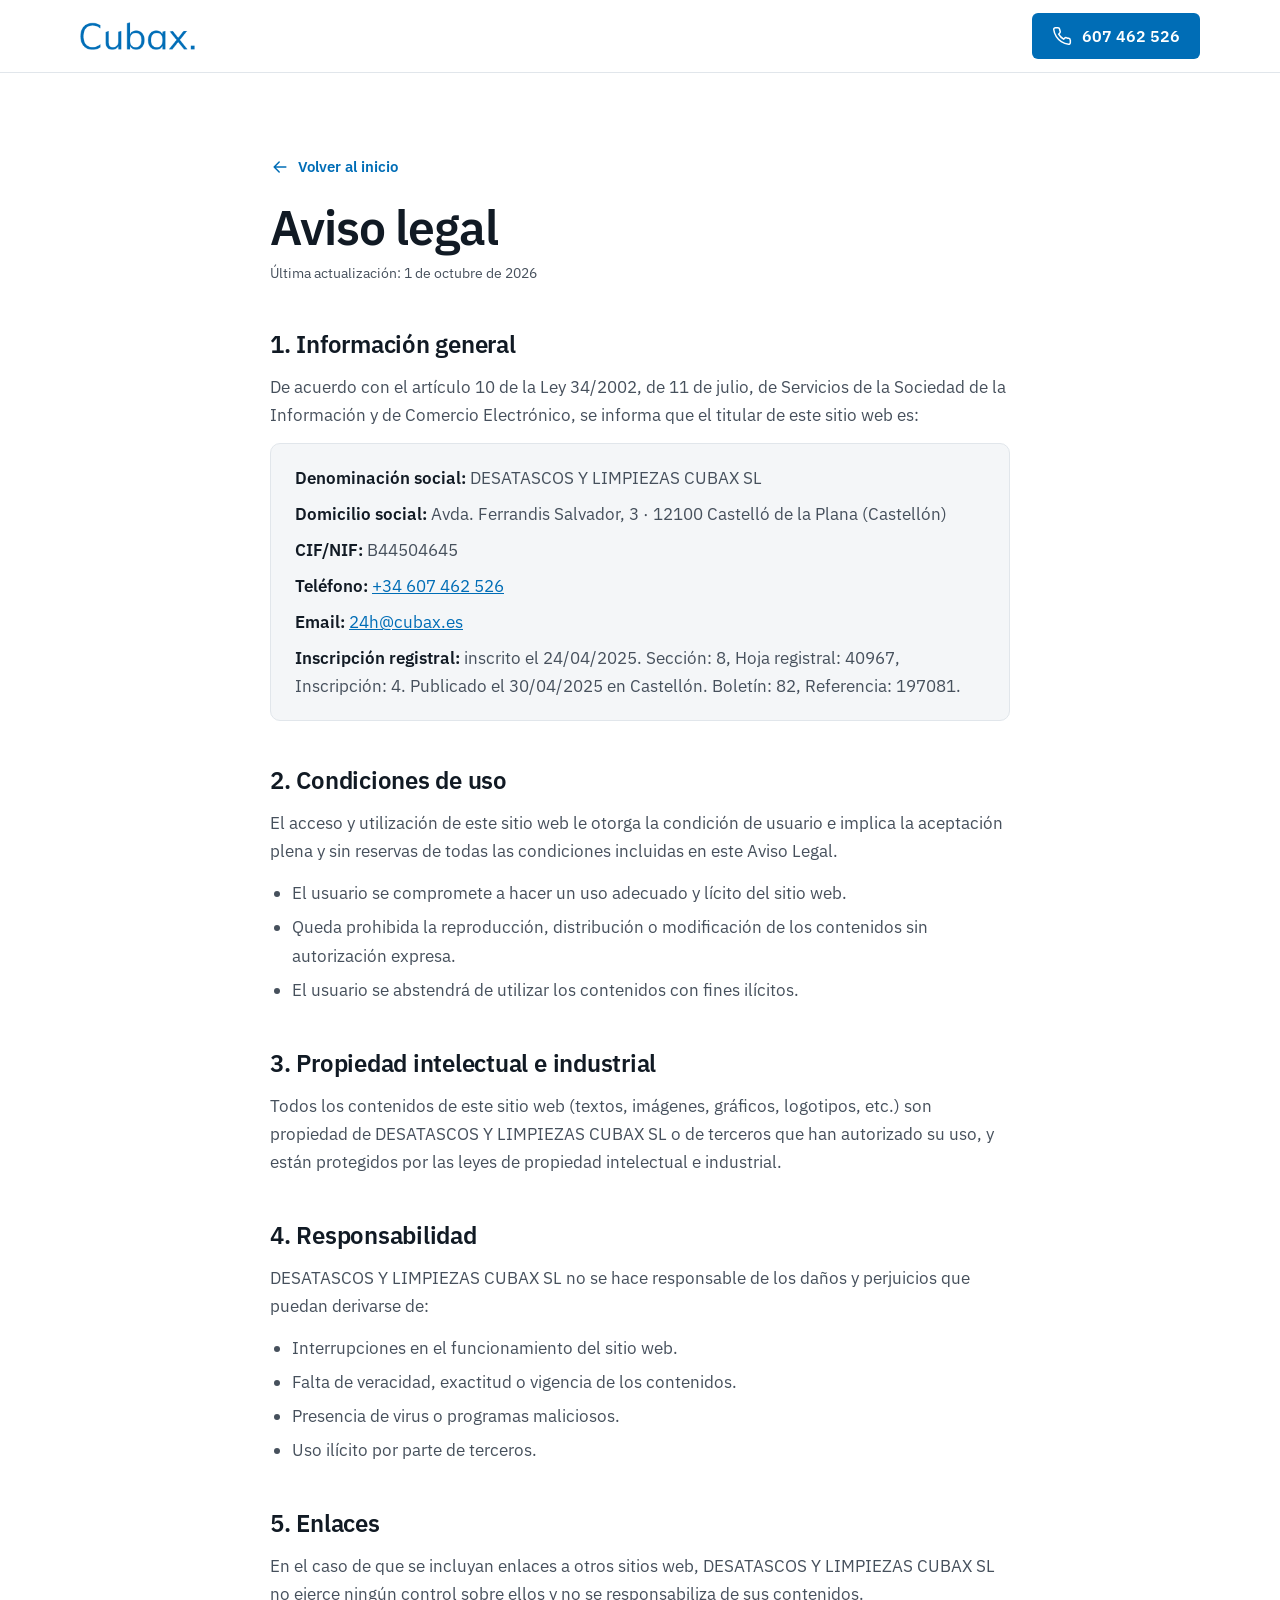
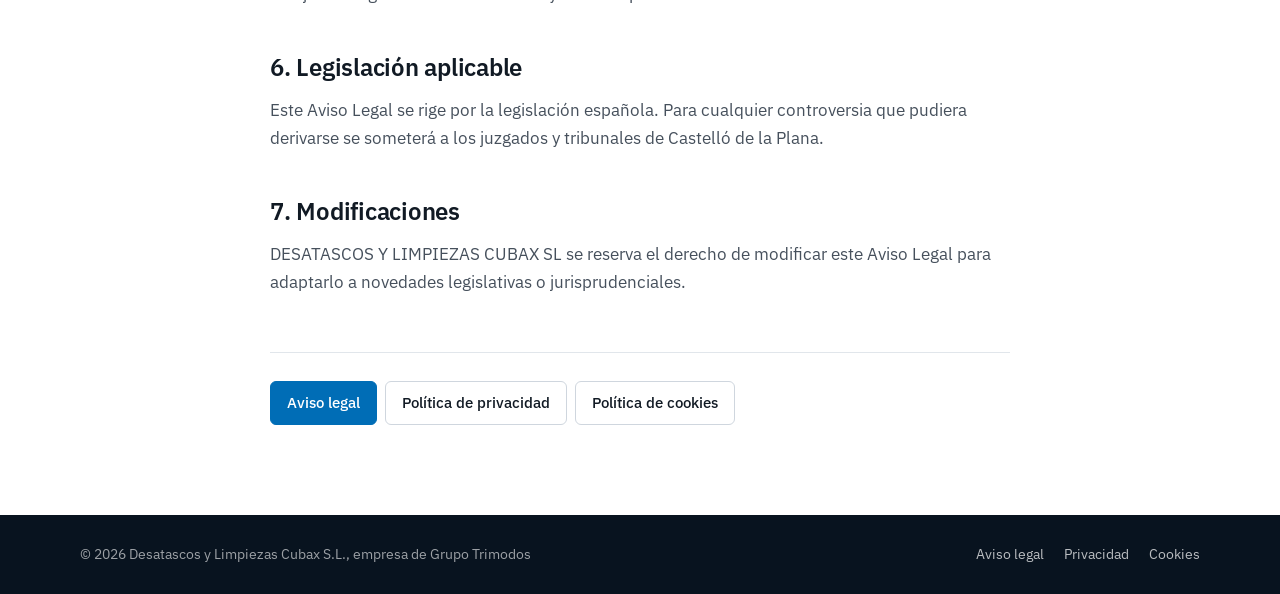
<file: aviso-legal.html>
<!doctype html>
<html lang="es">
<head>
<meta charset="utf-8">
<meta name="viewport" content="width=device-width, initial-scale=1">
<title>Aviso legal · Cubax</title>
<meta name="description" content="Aviso legal de cubax.es: datos del titular, Desatascos y Limpiezas Cubax S.L., y condiciones de uso del sitio web.">
<meta name="robots" content="index, follow">
<link rel="canonical" href="https://cubax.es/aviso-legal">
<meta name="theme-color" content="#006DB6">
<meta name="format-detection" content="telephone=no">
<link rel="icon" href="/favicon/favicon.ico" sizes="48x48">
<link rel="icon" type="image/png" href="/favicon/favicon-96x96.png" sizes="96x96">
<link rel="apple-touch-icon" href="/favicon/apple-touch-icon.png">
<link rel="manifest" href="/favicon/site.webmanifest">
<link rel="preconnect" href="https://fonts.googleapis.com">
<link rel="preconnect" href="https://fonts.gstatic.com" crossorigin>
<link rel="stylesheet" href="https://fonts.googleapis.com/css2?family=IBM+Plex+Sans:wght@300;400;500;600&display=swap">
<link rel="stylesheet" href="/css/legal.css">
</head>
<body>
<header class="hdr">
<div class="wrap">
<a class="brand" href="/" aria-label="Cubax, inicio"><img src="/img/cubax-logo.png" width="360" height="88" alt="Cubax"></a>
<a class="btn" href="tel:+34607462526"><svg class="ic" viewBox="0 0 24 24" aria-hidden="true"><path d="M22 16.9v3a2 2 0 0 1-2.2 2 19.8 19.8 0 0 1-8.6-3.1 19.5 19.5 0 0 1-6-6A19.8 19.8 0 0 1 2.1 4.2 2 2 0 0 1 4.1 2h3a2 2 0 0 1 2 1.7c.1.9.4 1.8.7 2.7a2 2 0 0 1-.5 2.1L8 9.8a16 16 0 0 0 6 6l1.3-1.3a2 2 0 0 1 2.1-.4c.9.3 1.8.6 2.7.7a2 2 0 0 1 1.7 2z"/></svg>607 462 526</a>
</div>
</header>
<main class="wrap doc" id="contenido">
<a class="back" href="/"><svg class="ic" viewBox="0 0 24 24" aria-hidden="true"><path d="M19 12H5M11 6l-6 6 6 6"/></svg>Volver al inicio</a>
<h1>Aviso legal</h1>
<p class="upd">Última actualización: 1 de octubre de 2026</p>
<h2>1. Información general</h2>
<p>De acuerdo con el artículo 10 de la Ley 34/2002, de 11 de julio, de Servicios de la Sociedad de la Información y de Comercio Electrónico, se informa que el titular de este sitio web es:</p>
<div class="data">
<p><strong>Denominación social:</strong> DESATASCOS Y LIMPIEZAS CUBAX SL</p>
<p><strong>Domicilio social:</strong> Avda. Ferrandis Salvador, 3 · 12100 Castelló de la Plana (Castellón)</p>
<p><strong>CIF/NIF:</strong> B44504645</p>
<p><strong>Teléfono:</strong> <a href="tel:+34607462526">+34 607 462 526</a></p>
<p><strong>Email:</strong> <a href="mailto:24h@cubax.es">24h@cubax.es</a></p>
<p><strong>Inscripción registral:</strong> inscrito el 24/04/2025. Sección: 8, Hoja registral: 40967, Inscripción: 4. Publicado el 30/04/2025 en Castellón. Boletín: 82, Referencia: 197081.</p>
</div>
<h2>2. Condiciones de uso</h2>
<p>El acceso y utilización de este sitio web le otorga la condición de usuario e implica la aceptación plena y sin reservas de todas las condiciones incluidas en este Aviso Legal.</p>
<ul>
<li>El usuario se compromete a hacer un uso adecuado y lícito del sitio web.</li>
<li>Queda prohibida la reproducción, distribución o modificación de los contenidos sin autorización expresa.</li>
<li>El usuario se abstendrá de utilizar los contenidos con fines ilícitos.</li>
</ul>
<h2>3. Propiedad intelectual e industrial</h2>
<p>Todos los contenidos de este sitio web (textos, imágenes, gráficos, logotipos, etc.) son propiedad de DESATASCOS Y LIMPIEZAS CUBAX SL o de terceros que han autorizado su uso, y están protegidos por las leyes de propiedad intelectual e industrial.</p>
<h2>4. Responsabilidad</h2>
<p>DESATASCOS Y LIMPIEZAS CUBAX SL no se hace responsable de los daños y perjuicios que puedan derivarse de:</p>
<ul>
<li>Interrupciones en el funcionamiento del sitio web.</li>
<li>Falta de veracidad, exactitud o vigencia de los contenidos.</li>
<li>Presencia de virus o programas maliciosos.</li>
<li>Uso ilícito por parte de terceros.</li>
</ul>
<h2>5. Enlaces</h2>
<p>En el caso de que se incluyan enlaces a otros sitios web, DESATASCOS Y LIMPIEZAS CUBAX SL no ejerce ningún control sobre ellos y no se responsabiliza de sus contenidos.</p>
<h2>6. Legislación aplicable</h2>
<p>Este Aviso Legal se rige por la legislación española. Para cualquier controversia que pudiera derivarse se someterá a los juzgados y tribunales de Castelló de la Plana.</p>
<h2>7. Modificaciones</h2>
<p>DESATASCOS Y LIMPIEZAS CUBAX SL se reserva el derecho de modificar este Aviso Legal para adaptarlo a novedades legislativas o jurisprudenciales.</p>
<nav class="legal-nav" aria-label="Textos legales"><a href="/aviso-legal" aria-current="page">Aviso legal</a><a href="/politica-privacidad">Política de privacidad</a><a href="/cookies">Política de cookies</a></nav>
</main>
<footer class="foot">
<div class="wrap">
<span>© <span id="yr">2026</span> Desatascos y Limpiezas Cubax S.L., empresa de Grupo Trimodos</span>
<nav aria-label="Legal"><a href="/aviso-legal">Aviso legal</a><a href="/politica-privacidad">Privacidad</a><a href="/cookies">Cookies</a></nav>
</div>
</footer>
<script>document.getElementById('yr').textContent=new Date().getFullYear();</script>
</body>
</html>
</file>
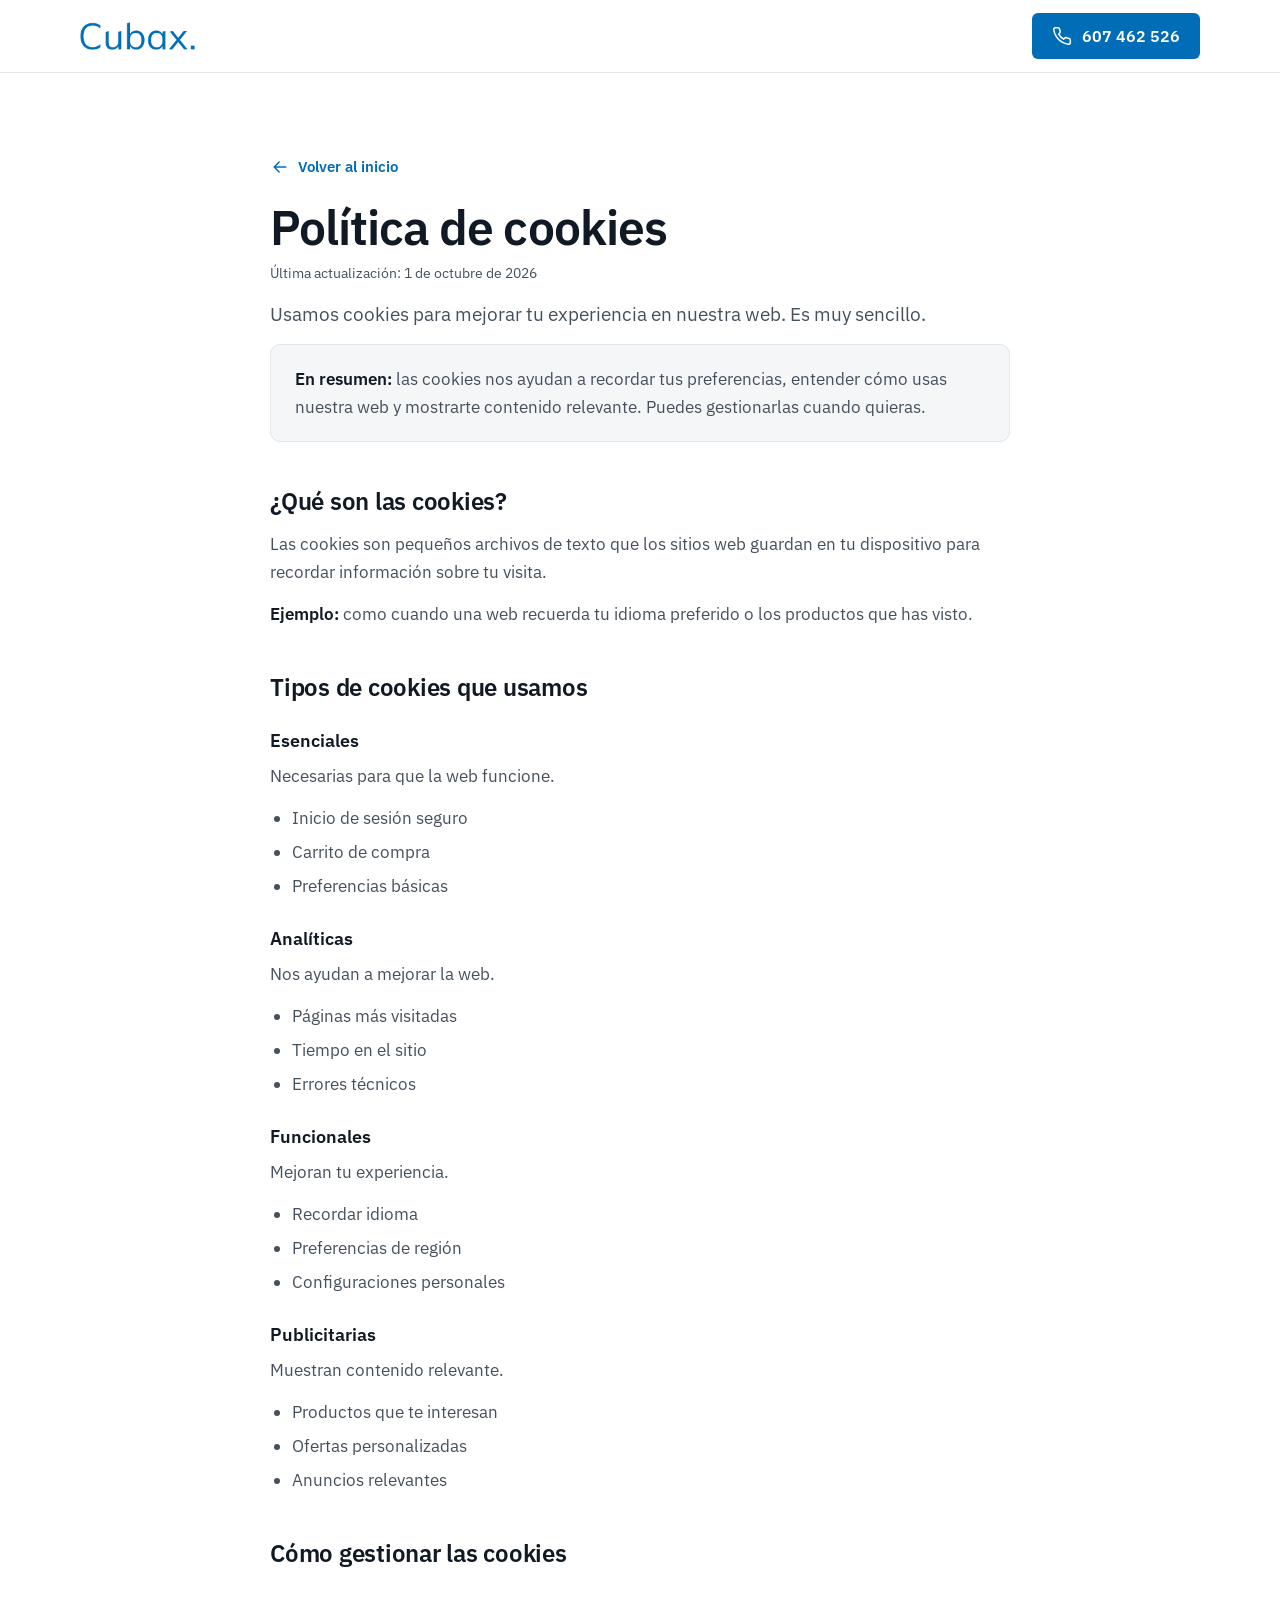
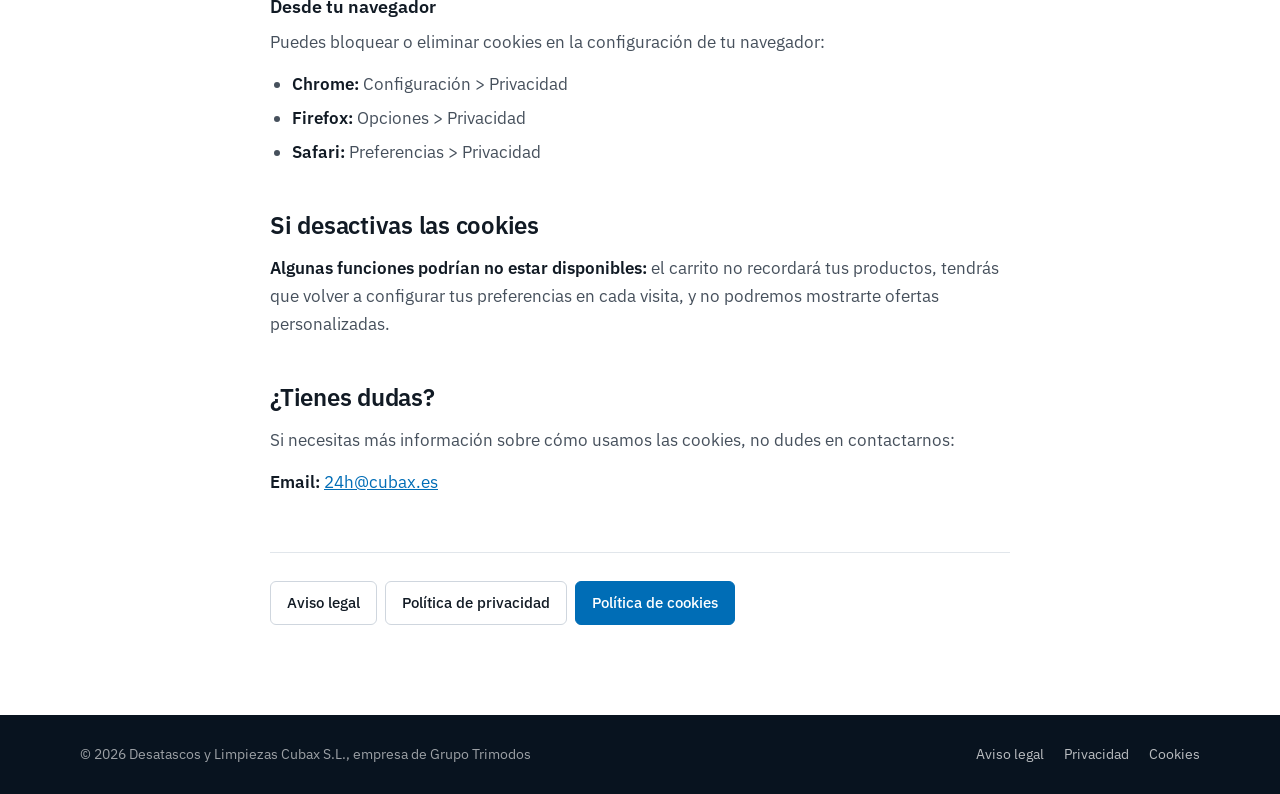
<file: cookies.html>
<!doctype html>
<html lang="es">
<head>
<meta charset="utf-8">
<meta name="viewport" content="width=device-width, initial-scale=1">
<title>Política de cookies · Cubax</title>
<meta name="description" content="Política de cookies de cubax.es: qué son las cookies, qué tipos existen y cómo gestionarlas desde tu navegador.">
<meta name="robots" content="index, follow">
<link rel="canonical" href="https://cubax.es/cookies">
<meta name="theme-color" content="#006DB6">
<meta name="format-detection" content="telephone=no">
<link rel="icon" href="/favicon/favicon.ico" sizes="48x48">
<link rel="icon" type="image/png" href="/favicon/favicon-96x96.png" sizes="96x96">
<link rel="apple-touch-icon" href="/favicon/apple-touch-icon.png">
<link rel="manifest" href="/favicon/site.webmanifest">
<link rel="preconnect" href="https://fonts.googleapis.com">
<link rel="preconnect" href="https://fonts.gstatic.com" crossorigin>
<link rel="stylesheet" href="https://fonts.googleapis.com/css2?family=IBM+Plex+Sans:wght@300;400;500;600&display=swap">
<link rel="stylesheet" href="/css/legal.css">
</head>
<body>
<header class="hdr">
<div class="wrap">
<a class="brand" href="/" aria-label="Cubax, inicio"><img src="/img/cubax-logo.png" width="360" height="88" alt="Cubax"></a>
<a class="btn" href="tel:+34607462526"><svg class="ic" viewBox="0 0 24 24" aria-hidden="true"><path d="M22 16.9v3a2 2 0 0 1-2.2 2 19.8 19.8 0 0 1-8.6-3.1 19.5 19.5 0 0 1-6-6A19.8 19.8 0 0 1 2.1 4.2 2 2 0 0 1 4.1 2h3a2 2 0 0 1 2 1.7c.1.9.4 1.8.7 2.7a2 2 0 0 1-.5 2.1L8 9.8a16 16 0 0 0 6 6l1.3-1.3a2 2 0 0 1 2.1-.4c.9.3 1.8.6 2.7.7a2 2 0 0 1 1.7 2z"/></svg>607 462 526</a>
</div>
</header>
<main class="wrap doc" id="contenido">
<a class="back" href="/"><svg class="ic" viewBox="0 0 24 24" aria-hidden="true"><path d="M19 12H5M11 6l-6 6 6 6"/></svg>Volver al inicio</a>
<h1>Política de cookies</h1>
<p class="upd">Última actualización: 1 de octubre de 2026</p>
<p class="intro">Usamos cookies para mejorar tu experiencia en nuestra web. Es muy sencillo.</p>
<div class="data">
<p><strong>En resumen:</strong> las cookies nos ayudan a recordar tus preferencias, entender cómo usas nuestra web y mostrarte contenido relevante. Puedes gestionarlas cuando quieras.</p>
</div>
<h2>¿Qué son las cookies?</h2>
<p>Las cookies son pequeños archivos de texto que los sitios web guardan en tu dispositivo para recordar información sobre tu visita.</p>
<p><strong>Ejemplo:</strong> como cuando una web recuerda tu idioma preferido o los productos que has visto.</p>
<h2>Tipos de cookies que usamos</h2>
<h3>Esenciales</h3>
<p>Necesarias para que la web funcione.</p>
<ul>
<li>Inicio de sesión seguro</li>
<li>Carrito de compra</li>
<li>Preferencias básicas</li>
</ul>
<h3>Analíticas</h3>
<p>Nos ayudan a mejorar la web.</p>
<ul>
<li>Páginas más visitadas</li>
<li>Tiempo en el sitio</li>
<li>Errores técnicos</li>
</ul>
<h3>Funcionales</h3>
<p>Mejoran tu experiencia.</p>
<ul>
<li>Recordar idioma</li>
<li>Preferencias de región</li>
<li>Configuraciones personales</li>
</ul>
<h3>Publicitarias</h3>
<p>Muestran contenido relevante.</p>
<ul>
<li>Productos que te interesan</li>
<li>Ofertas personalizadas</li>
<li>Anuncios relevantes</li>
</ul>
<h2>Cómo gestionar las cookies</h2>
<h3>Desde tu navegador</h3>
<p>Puedes bloquear o eliminar cookies en la configuración de tu navegador:</p>
<ul>
<li><strong>Chrome:</strong> Configuración &gt; Privacidad</li>
<li><strong>Firefox:</strong> Opciones &gt; Privacidad</li>
<li><strong>Safari:</strong> Preferencias &gt; Privacidad</li>
</ul>
<h2>Si desactivas las cookies</h2>
<p><strong>Algunas funciones podrían no estar disponibles:</strong> el carrito no recordará tus productos, tendrás que volver a configurar tus preferencias en cada visita, y no podremos mostrarte ofertas personalizadas.</p>
<h2>¿Tienes dudas?</h2>
<p>Si necesitas más información sobre cómo usamos las cookies, no dudes en contactarnos:</p>
<p><strong>Email:</strong> <a href="mailto:24h@cubax.es">24h@cubax.es</a></p>
<nav class="legal-nav" aria-label="Textos legales"><a href="/aviso-legal">Aviso legal</a><a href="/politica-privacidad">Política de privacidad</a><a href="/cookies" aria-current="page">Política de cookies</a></nav>
</main>
<footer class="foot">
<div class="wrap">
<span>© <span id="yr">2026</span> Desatascos y Limpiezas Cubax S.L., empresa de Grupo Trimodos</span>
<nav aria-label="Legal"><a href="/aviso-legal">Aviso legal</a><a href="/politica-privacidad">Privacidad</a><a href="/cookies">Cookies</a></nav>
</div>
</footer>
<script>document.getElementById('yr').textContent=new Date().getFullYear();</script>
</body>
</html>
</file>
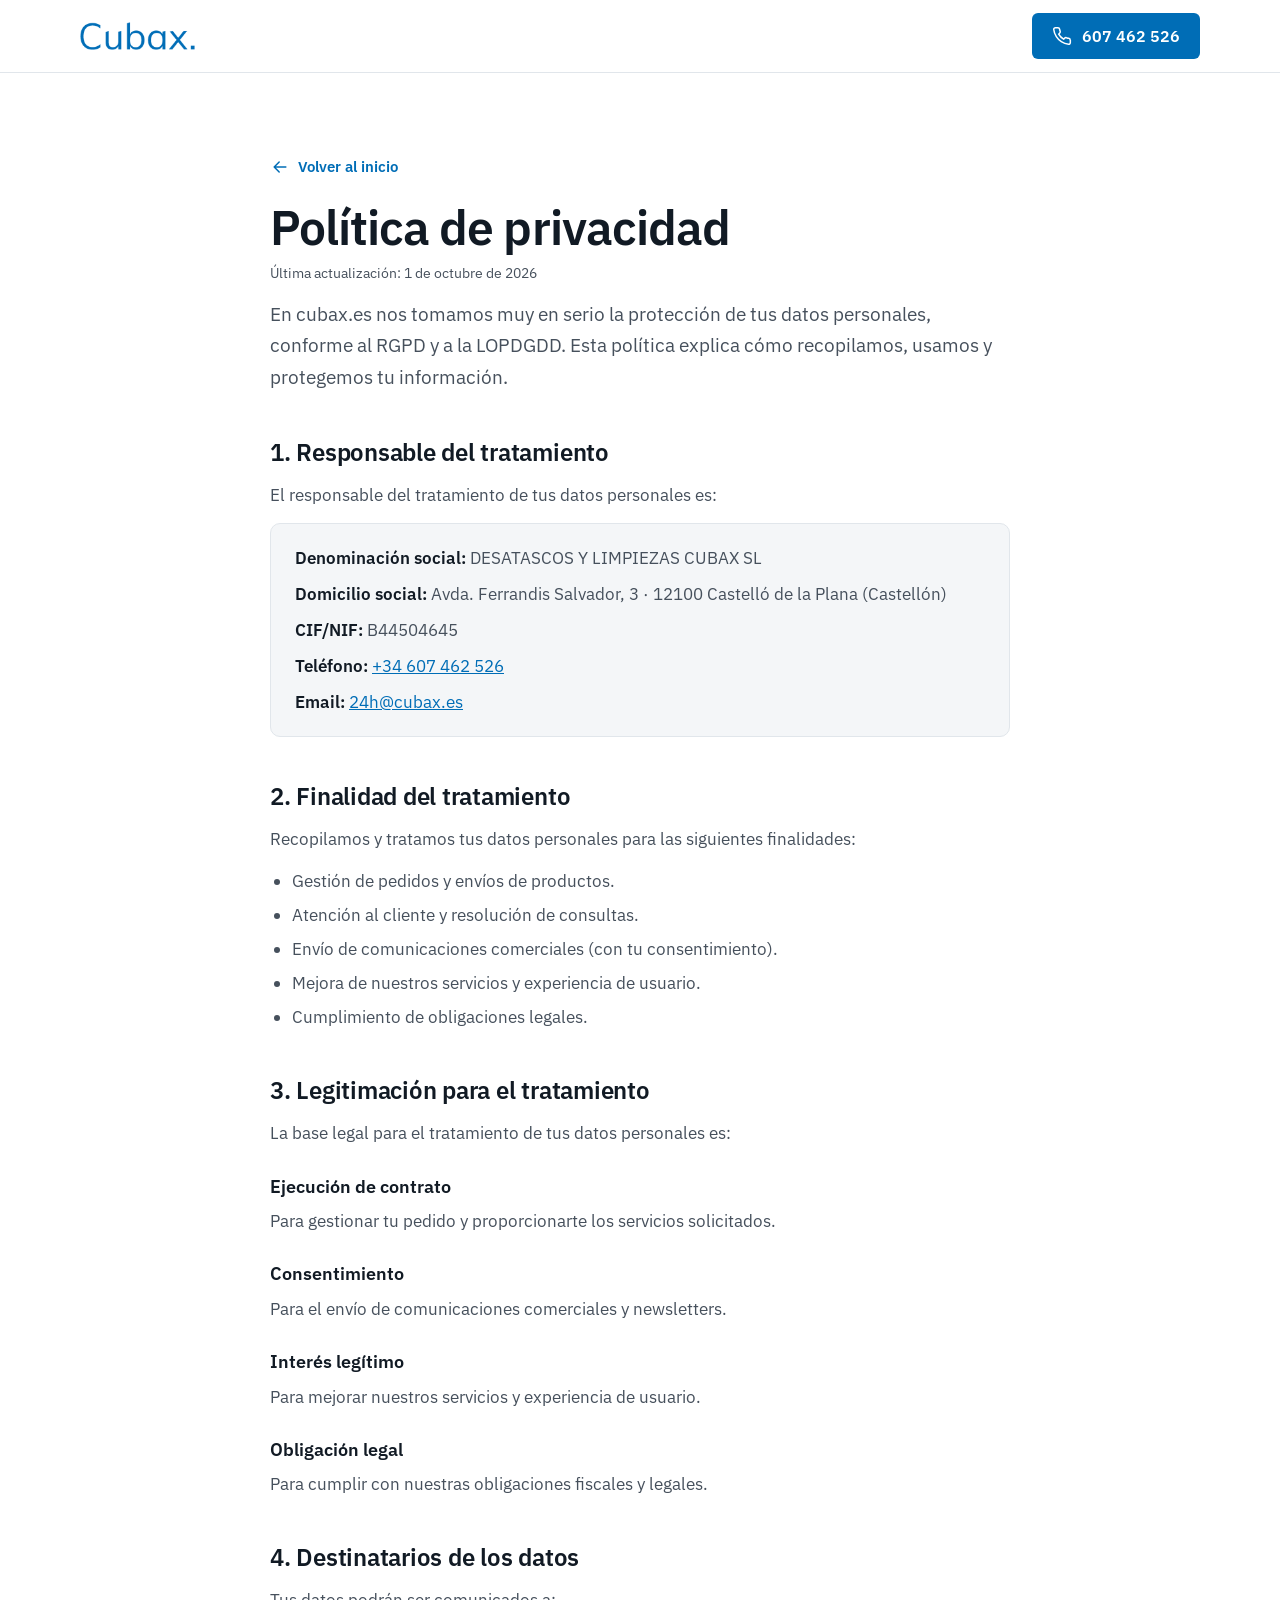
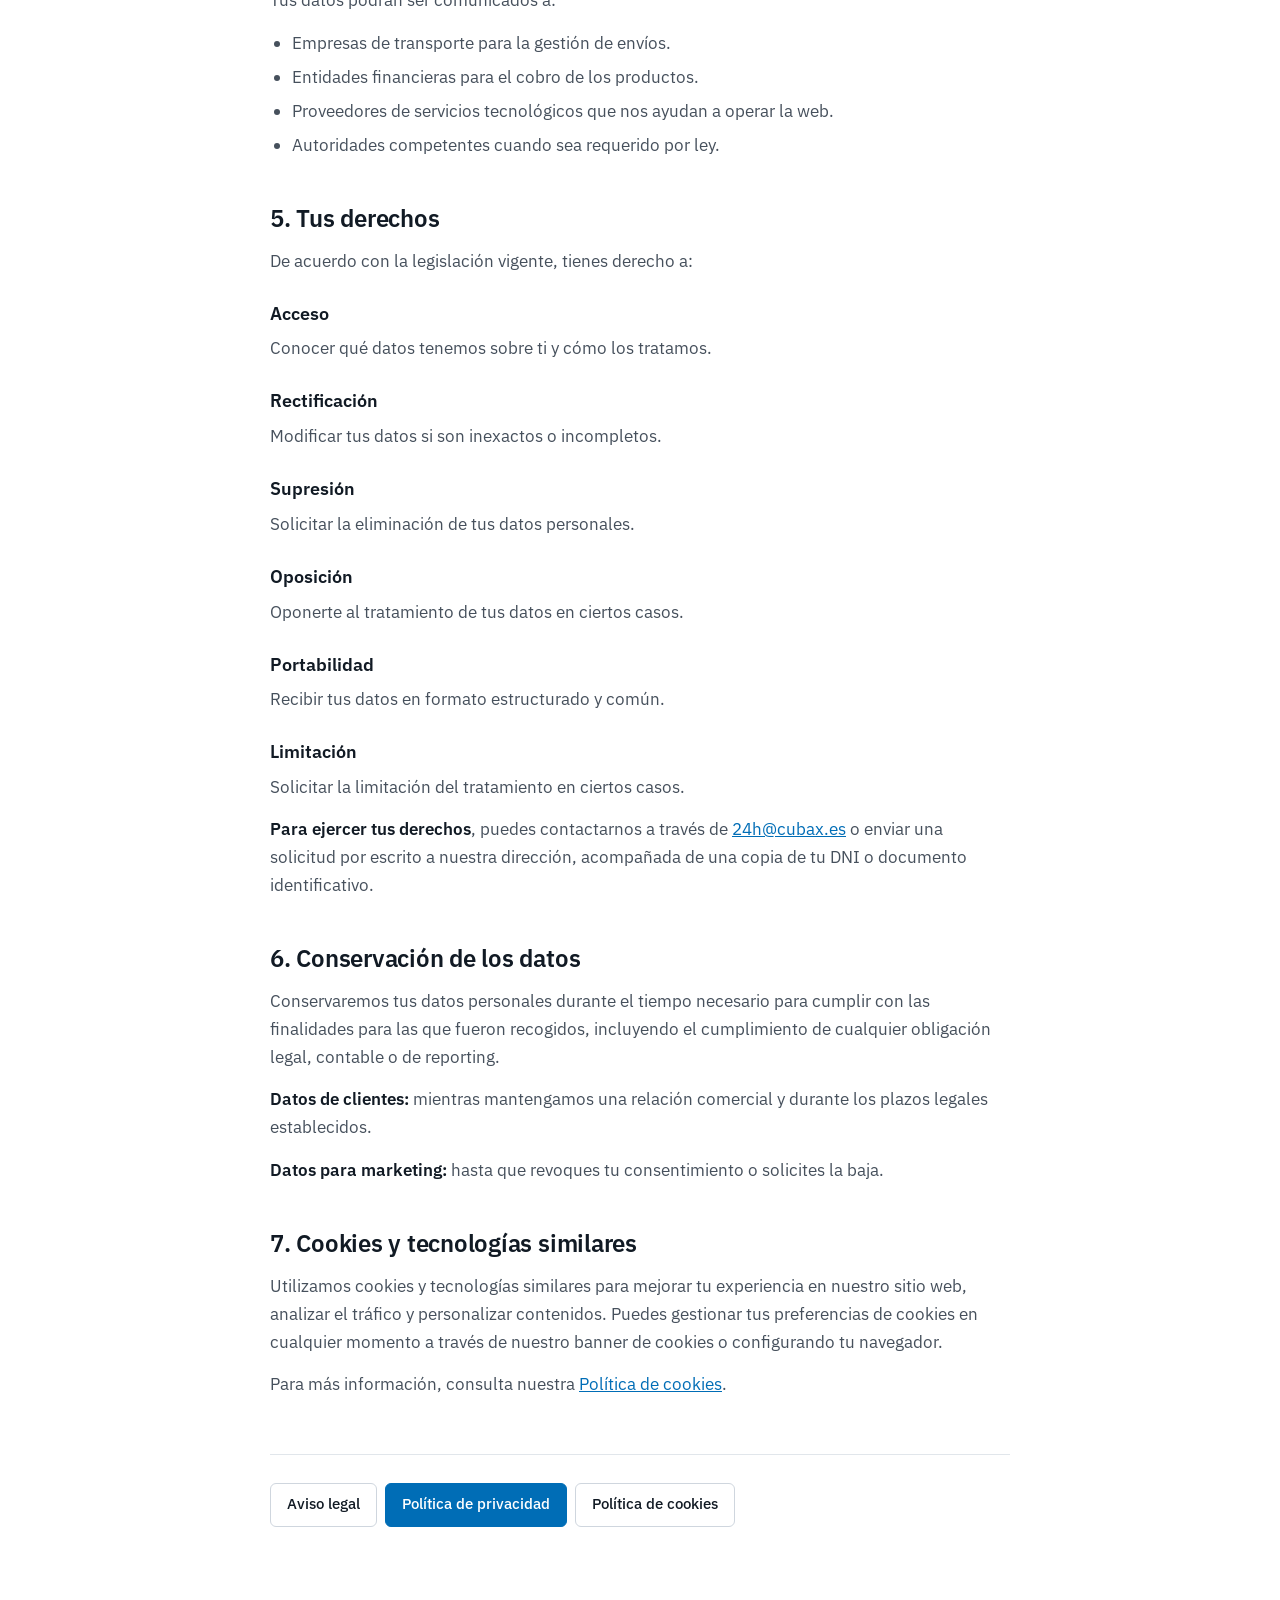
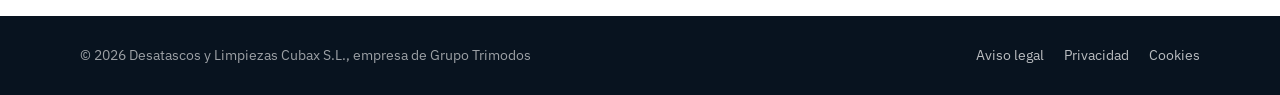
<file: politica-privacidad.html>
<!doctype html>
<html lang="es">
<head>
<meta charset="utf-8">
<meta name="viewport" content="width=device-width, initial-scale=1">
<title>Política de privacidad · Cubax</title>
<meta name="description" content="Política de privacidad de cubax.es: cómo trata Desatascos y Limpiezas Cubax S.L. tus datos personales y cómo ejercer tus derechos.">
<meta name="robots" content="index, follow">
<link rel="canonical" href="https://cubax.es/politica-privacidad">
<meta name="theme-color" content="#006DB6">
<meta name="format-detection" content="telephone=no">
<link rel="icon" href="/favicon/favicon.ico" sizes="48x48">
<link rel="icon" type="image/png" href="/favicon/favicon-96x96.png" sizes="96x96">
<link rel="apple-touch-icon" href="/favicon/apple-touch-icon.png">
<link rel="manifest" href="/favicon/site.webmanifest">
<link rel="preconnect" href="https://fonts.googleapis.com">
<link rel="preconnect" href="https://fonts.gstatic.com" crossorigin>
<link rel="stylesheet" href="https://fonts.googleapis.com/css2?family=IBM+Plex+Sans:wght@300;400;500;600&display=swap">
<link rel="stylesheet" href="/css/legal.css">
</head>
<body>
<header class="hdr">
<div class="wrap">
<a class="brand" href="/" aria-label="Cubax, inicio"><img src="/img/cubax-logo.png" width="360" height="88" alt="Cubax"></a>
<a class="btn" href="tel:+34607462526"><svg class="ic" viewBox="0 0 24 24" aria-hidden="true"><path d="M22 16.9v3a2 2 0 0 1-2.2 2 19.8 19.8 0 0 1-8.6-3.1 19.5 19.5 0 0 1-6-6A19.8 19.8 0 0 1 2.1 4.2 2 2 0 0 1 4.1 2h3a2 2 0 0 1 2 1.7c.1.9.4 1.8.7 2.7a2 2 0 0 1-.5 2.1L8 9.8a16 16 0 0 0 6 6l1.3-1.3a2 2 0 0 1 2.1-.4c.9.3 1.8.6 2.7.7a2 2 0 0 1 1.7 2z"/></svg>607 462 526</a>
</div>
</header>
<main class="wrap doc" id="contenido">
<a class="back" href="/"><svg class="ic" viewBox="0 0 24 24" aria-hidden="true"><path d="M19 12H5M11 6l-6 6 6 6"/></svg>Volver al inicio</a>
<h1>Política de privacidad</h1>
<p class="upd">Última actualización: 1 de octubre de 2026</p>
<p class="intro">En cubax.es nos tomamos muy en serio la protección de tus datos personales, conforme al RGPD y a la LOPDGDD. Esta política explica cómo recopilamos, usamos y protegemos tu información.</p>
<h2>1. Responsable del tratamiento</h2>
<p>El responsable del tratamiento de tus datos personales es:</p>
<div class="data">
<p><strong>Denominación social:</strong> DESATASCOS Y LIMPIEZAS CUBAX SL</p>
<p><strong>Domicilio social:</strong> Avda. Ferrandis Salvador, 3 · 12100 Castelló de la Plana (Castellón)</p>
<p><strong>CIF/NIF:</strong> B44504645</p>
<p><strong>Teléfono:</strong> <a href="tel:+34607462526">+34 607 462 526</a></p>
<p><strong>Email:</strong> <a href="mailto:24h@cubax.es">24h@cubax.es</a></p>
</div>
<h2>2. Finalidad del tratamiento</h2>
<p>Recopilamos y tratamos tus datos personales para las siguientes finalidades:</p>
<ul>
<li>Gestión de pedidos y envíos de productos.</li>
<li>Atención al cliente y resolución de consultas.</li>
<li>Envío de comunicaciones comerciales (con tu consentimiento).</li>
<li>Mejora de nuestros servicios y experiencia de usuario.</li>
<li>Cumplimiento de obligaciones legales.</li>
</ul>
<h2>3. Legitimación para el tratamiento</h2>
<p>La base legal para el tratamiento de tus datos personales es:</p>
<h3>Ejecución de contrato</h3>
<p>Para gestionar tu pedido y proporcionarte los servicios solicitados.</p>
<h3>Consentimiento</h3>
<p>Para el envío de comunicaciones comerciales y newsletters.</p>
<h3>Interés legítimo</h3>
<p>Para mejorar nuestros servicios y experiencia de usuario.</p>
<h3>Obligación legal</h3>
<p>Para cumplir con nuestras obligaciones fiscales y legales.</p>
<h2>4. Destinatarios de los datos</h2>
<p>Tus datos podrán ser comunicados a:</p>
<ul>
<li>Empresas de transporte para la gestión de envíos.</li>
<li>Entidades financieras para el cobro de los productos.</li>
<li>Proveedores de servicios tecnológicos que nos ayudan a operar la web.</li>
<li>Autoridades competentes cuando sea requerido por ley.</li>
</ul>
<h2>5. Tus derechos</h2>
<p>De acuerdo con la legislación vigente, tienes derecho a:</p>
<h3>Acceso</h3>
<p>Conocer qué datos tenemos sobre ti y cómo los tratamos.</p>
<h3>Rectificación</h3>
<p>Modificar tus datos si son inexactos o incompletos.</p>
<h3>Supresión</h3>
<p>Solicitar la eliminación de tus datos personales.</p>
<h3>Oposición</h3>
<p>Oponerte al tratamiento de tus datos en ciertos casos.</p>
<h3>Portabilidad</h3>
<p>Recibir tus datos en formato estructurado y común.</p>
<h3>Limitación</h3>
<p>Solicitar la limitación del tratamiento en ciertos casos.</p>
<p><strong>Para ejercer tus derechos</strong>, puedes contactarnos a través de <a href="mailto:24h@cubax.es">24h@cubax.es</a> o enviar una solicitud por escrito a nuestra dirección, acompañada de una copia de tu DNI o documento identificativo.</p>
<h2>6. Conservación de los datos</h2>
<p>Conservaremos tus datos personales durante el tiempo necesario para cumplir con las finalidades para las que fueron recogidos, incluyendo el cumplimiento de cualquier obligación legal, contable o de reporting.</p>
<p><strong>Datos de clientes:</strong> mientras mantengamos una relación comercial y durante los plazos legales establecidos.</p>
<p><strong>Datos para marketing:</strong> hasta que revoques tu consentimiento o solicites la baja.</p>
<h2>7. Cookies y tecnologías similares</h2>
<p>Utilizamos cookies y tecnologías similares para mejorar tu experiencia en nuestro sitio web, analizar el tráfico y personalizar contenidos. Puedes gestionar tus preferencias de cookies en cualquier momento a través de nuestro banner de cookies o configurando tu navegador.</p>
<p>Para más información, consulta nuestra <a href="/cookies">Política de cookies</a>.</p>
<nav class="legal-nav" aria-label="Textos legales"><a href="/aviso-legal">Aviso legal</a><a href="/politica-privacidad" aria-current="page">Política de privacidad</a><a href="/cookies">Política de cookies</a></nav>
</main>
<footer class="foot">
<div class="wrap">
<span>© <span id="yr">2026</span> Desatascos y Limpiezas Cubax S.L., empresa de Grupo Trimodos</span>
<nav aria-label="Legal"><a href="/aviso-legal">Aviso legal</a><a href="/politica-privacidad">Privacidad</a><a href="/cookies">Cookies</a></nav>
</div>
</footer>
<script>document.getElementById('yr').textContent=new Date().getFullYear();</script>
</body>
</html>
</file>
<file: css/legal.css>
:root{
--blue:#006DB6;--blue-d:#00548C;--blue-l:#E8F1F8;--blue-m:#7FB6DE;
--navy:#0A1F33;--ink:#111A24;--text:#46505C;--muted:#6B7580;
--line:#E1E6EB;--alt:#F4F6F8;
--r:10px;--r-sm:6px;
--font:'IBM Plex Sans',system-ui,-apple-system,'Segoe UI',sans-serif;
--gut:clamp(20px,4vw,40px);
}
*,*::before,*::after{box-sizing:border-box}
html{-webkit-text-size-adjust:100%}
body{margin:0;min-height:100vh;display:flex;flex-direction:column;font-family:var(--font);font-size:17px;line-height:1.65;color:var(--ink);background:#fff;-webkit-font-smoothing:antialiased}
img{max-width:100%;display:block}
a{color:var(--blue)}a:hover{color:var(--blue-d)}
a:focus-visible,.btn:focus-visible{outline:3px solid var(--blue-m);outline-offset:3px}
.wrap{width:100%;max-width:820px;margin:0 auto;padding:0 var(--gut)}

/* header */
.hdr{position:sticky;top:0;z-index:10;background:rgba(255,255,255,.96);backdrop-filter:blur(12px);-webkit-backdrop-filter:blur(12px);border-bottom:1px solid var(--line)}
.hdr .wrap{max-width:1200px;display:flex;align-items:center;justify-content:space-between;gap:16px;height:72px}
.brand img{height:28px;width:auto}
.btn{display:inline-flex;align-items:center;justify-content:center;gap:10px;min-height:46px;padding:0 20px;border-radius:var(--r-sm);background:var(--blue);color:#fff;font:600 16px/1 var(--font);text-decoration:none;white-space:nowrap}
.btn:hover{background:var(--blue-d);color:#fff}
.btn-outline{background:#fff;color:var(--ink);border:1.5px solid #C7CFD8}
.btn-outline:hover{background:#fff;color:var(--ink);border-color:var(--ink)}
.ic{width:20px;height:20px;fill:none;stroke:currentColor;stroke-width:1.8;stroke-linecap:round;stroke-linejoin:round;flex-shrink:0}

/* document */
.doc{flex:1;padding-top:clamp(40px,6vw,72px);padding-bottom:clamp(56px,7vw,96px)}
.back{display:inline-flex;align-items:center;gap:8px;min-height:44px;font-size:15px;font-weight:600;text-decoration:none}
.back:hover{text-decoration:underline}
.doc h1{margin:12px 0 8px;font-size:clamp(34px,4.4vw,48px);line-height:1.1;font-weight:600;letter-spacing:-.02em}
.upd{margin:0 0 36px;font-size:14px;color:var(--muted)}
.intro{font-size:19px;color:var(--text);margin:0 0 28px}
.doc h2{margin:44px 0 14px;font-size:24px;line-height:1.25;font-weight:600;letter-spacing:-.01em}
.doc h3{margin:24px 0 6px;font-size:18px;font-weight:600}
.doc p,.doc li{color:var(--text)}
.doc p{margin:0 0 14px}
.doc ul{margin:0 0 16px;padding-left:22px}
.doc li{margin-bottom:6px}
.doc strong{color:var(--ink);font-weight:600}
.data{margin:8px 0 16px;padding:20px 24px;border:1px solid var(--line);border-radius:var(--r);background:var(--alt)}
.data p{margin:0 0 8px}.data p:last-child{margin:0}
.legal-nav{display:flex;flex-wrap:wrap;gap:8px;margin-top:56px;padding-top:28px;border-top:1px solid var(--line)}
.legal-nav a{display:inline-flex;align-items:center;min-height:44px;padding:0 16px;border-radius:var(--r-sm);border:1.5px solid #CFD6DE;color:var(--ink);font-size:15px;font-weight:500;text-decoration:none}
.legal-nav a:hover{border-color:var(--blue);color:var(--blue)}
.legal-nav a[aria-current="page"]{background:var(--blue);border-color:var(--blue);color:#fff}

/* 404 */
.nf{flex:1;display:flex;flex-direction:column;justify-content:center;padding-top:clamp(56px,8vw,112px);padding-bottom:clamp(56px,8vw,112px)}
.nf .code{font-size:clamp(84px,12vw,140px);font-weight:300;line-height:.9;letter-spacing:-.04em;color:var(--blue)}
.nf h1{margin:20px 0 12px;font-size:clamp(28px,3.6vw,40px);line-height:1.15;font-weight:600;letter-spacing:-.015em}
.nf p{margin:0;max-width:520px;color:var(--text)}
.nf .ctas{display:flex;flex-wrap:wrap;gap:12px;margin-top:28px}
.nf .links{display:flex;flex-wrap:wrap;gap:8px 20px;margin-top:36px;padding-top:24px;border-top:1px solid var(--line);font-size:15px;font-weight:500}

/* footer */
.foot{background:#08131F;color:rgba(255,255,255,.6);font-size:14px;padding:28px 0}
.foot .wrap{max-width:1200px;display:flex;flex-wrap:wrap;justify-content:space-between;gap:12px 24px}
.foot a{color:rgba(255,255,255,.72);text-decoration:none}.foot a:hover{color:#fff}
.foot nav{display:flex;flex-wrap:wrap;gap:20px}

@media (max-width:640px){
body{font-size:16px}
.hdr .wrap{height:64px}
.brand img{height:24px}
.btn{min-height:44px;padding:0 14px;font-size:15px}
.doc h2{font-size:21px;margin-top:36px}
.intro{font-size:17px}
.data{padding:16px 18px}
.nf .ctas .btn{flex:1 1 100%}
}
</file>
